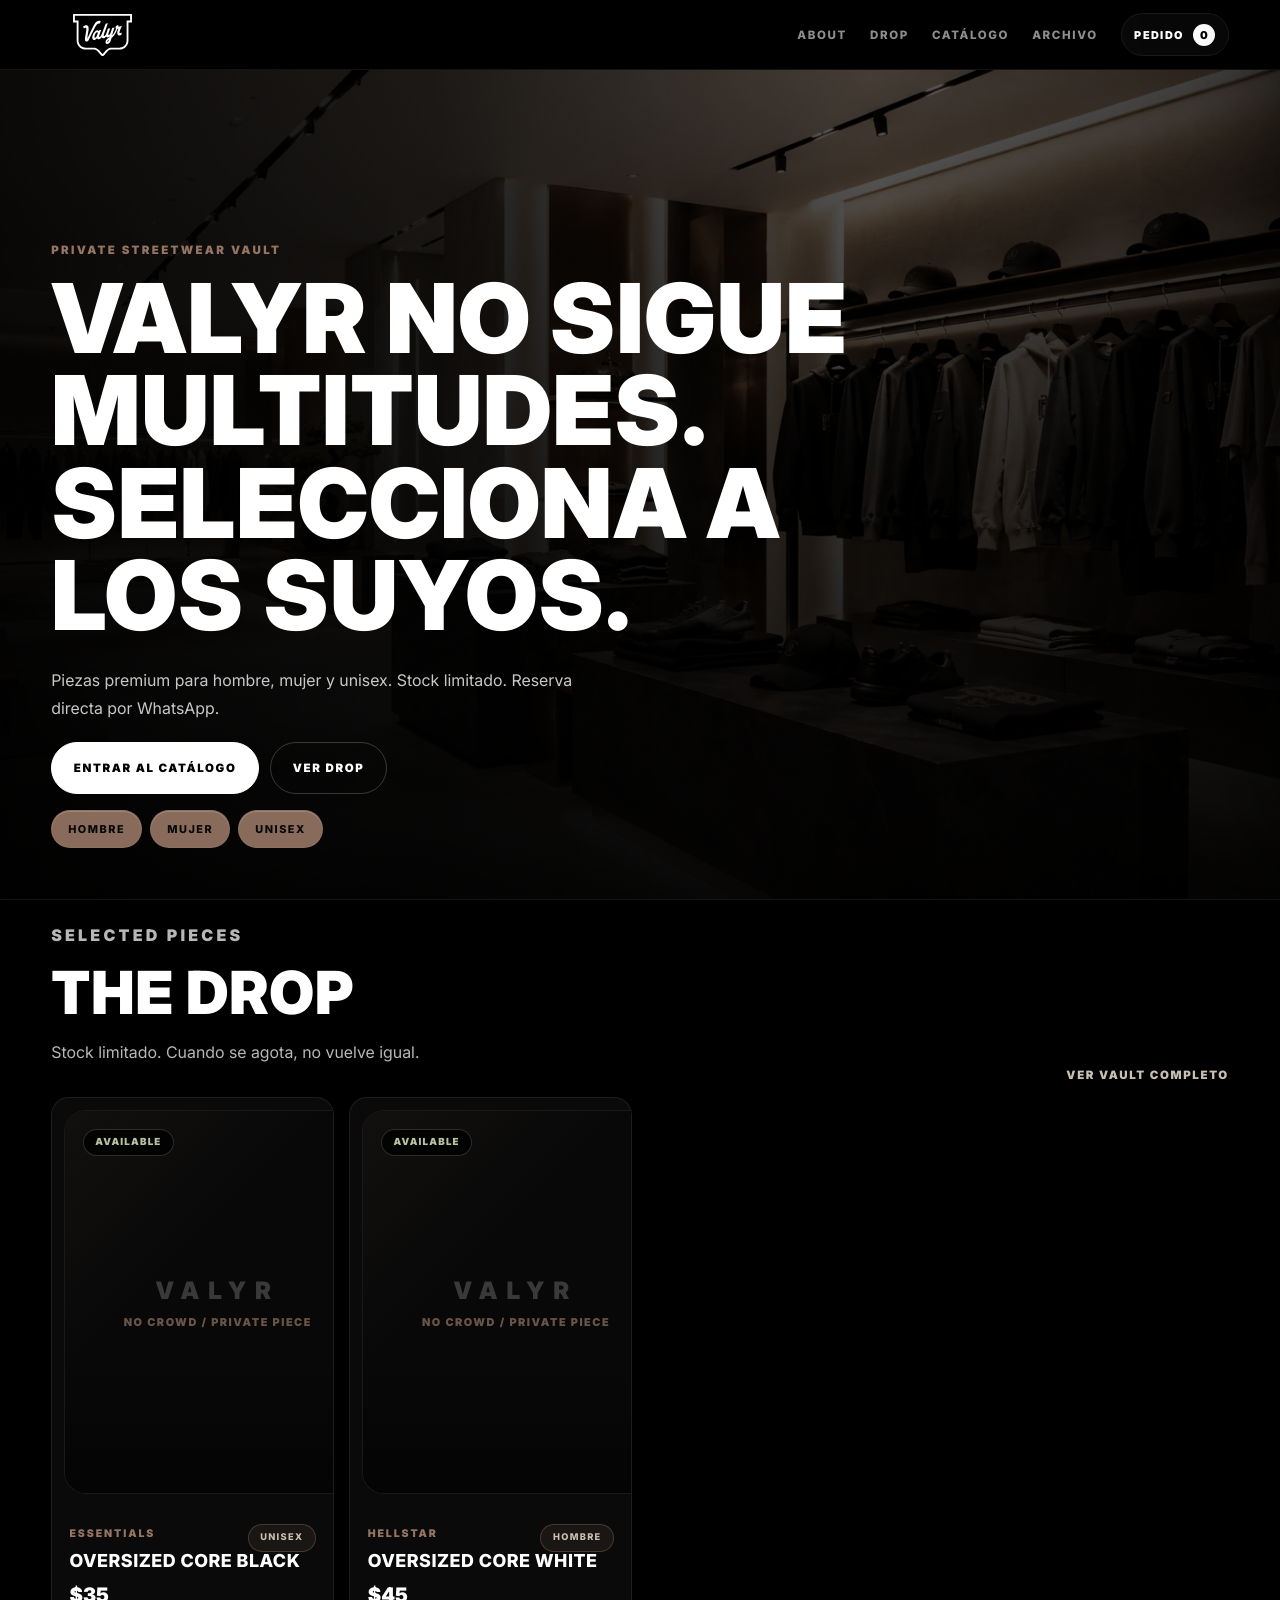
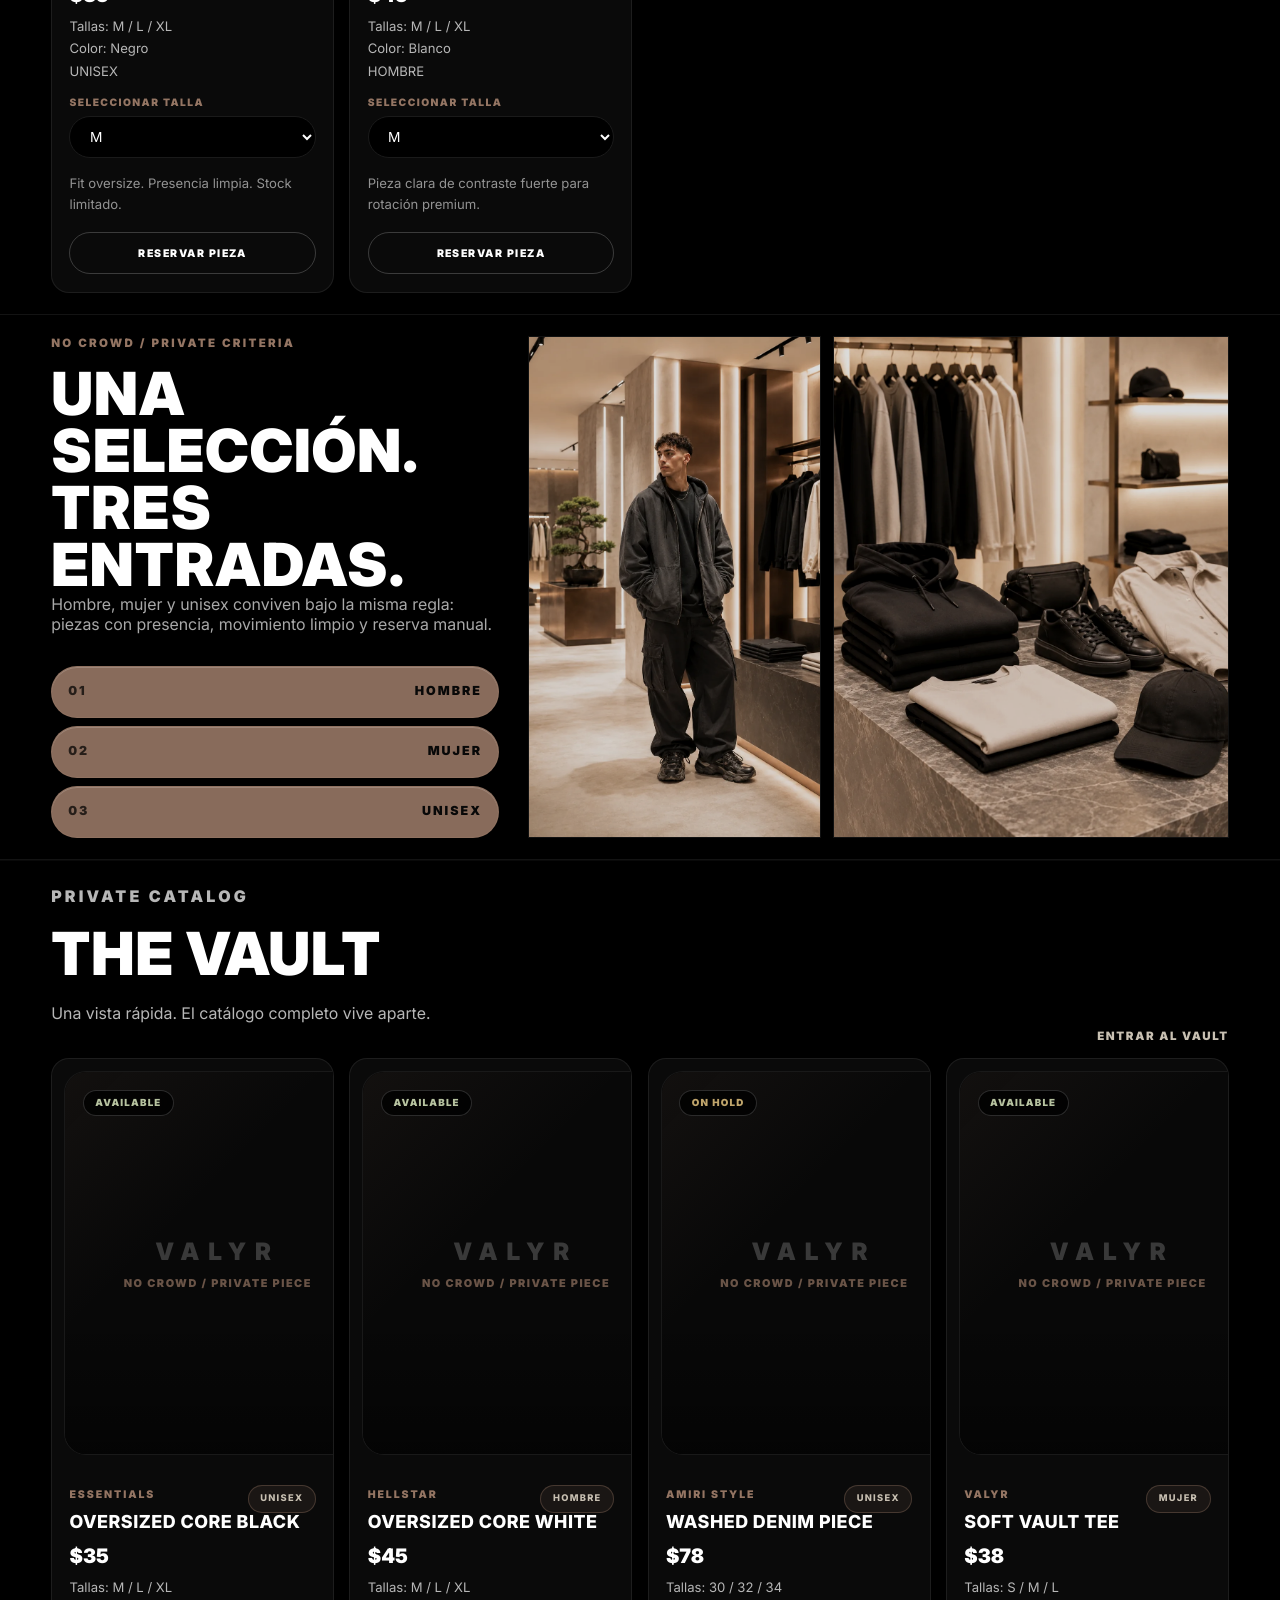
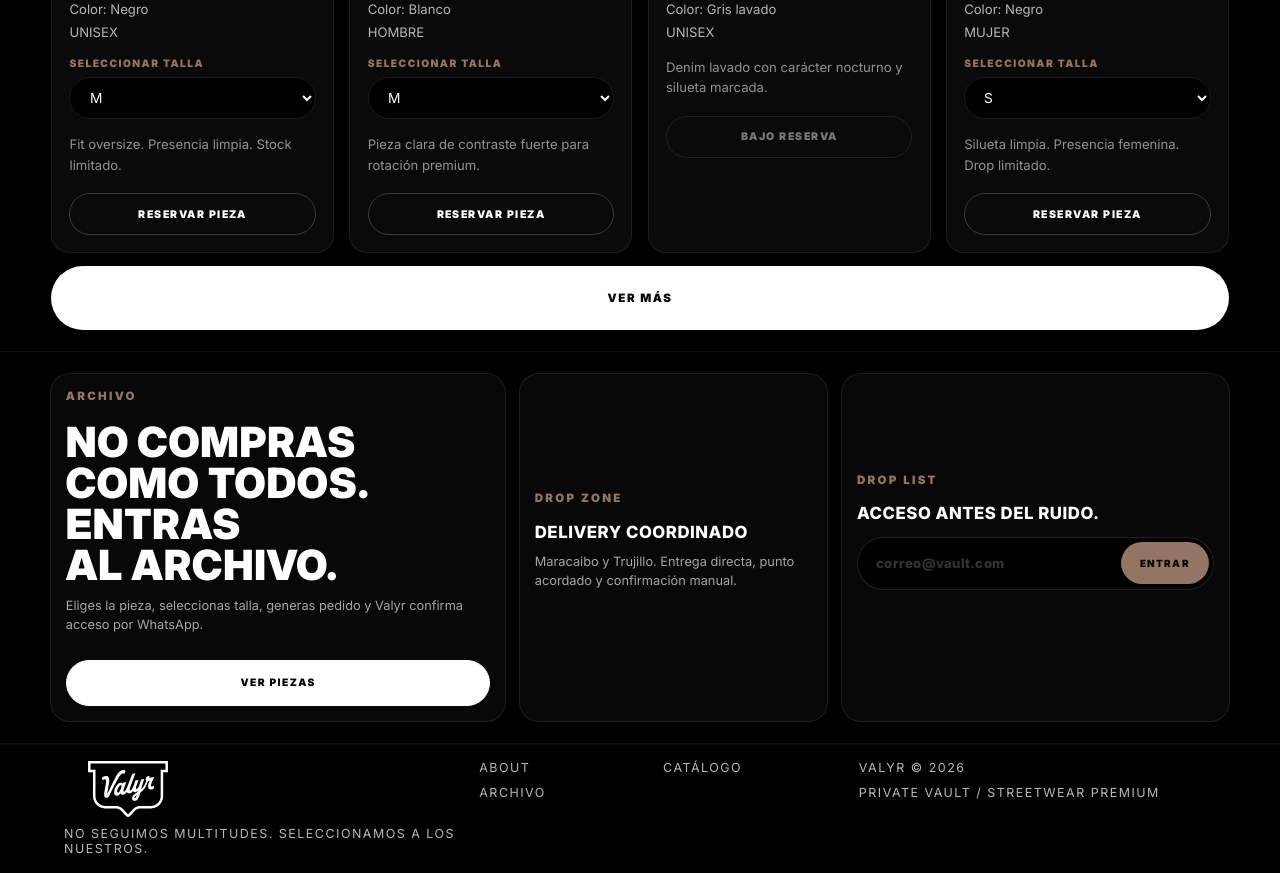
<file: index.html>
<!DOCTYPE html>
<html lang="es">
<head>
  <meta charset="UTF-8" />
  <meta name="viewport" content="width=device-width, initial-scale=1.0" />
  <title>Valyr — Catálogo Privado Streetwear</title>
  <meta name="description" content="Streetwear premium seleccionado para hombre, mujer y unisex. Drops limitados, piezas con presencia y reserva privada por WhatsApp." />
  <link rel="icon" href="favicon.ico" sizes="any">
<link rel="shortcut icon" href="favicon.ico">
<link rel="canonical" href="https://valyrco.github.io/">
<meta property="og:type" content="website">
<meta property="og:site_name" content="VALYR">
<meta property="og:title" content="Valyr — Catálogo Privado Streetwear">
<meta property="og:description" content="Streetwear premium seleccionado para hombre, mujer y unisex. Drops limitados, piezas con presencia y reserva privada por WhatsApp.">
<meta property="og:url" content="https://valyrco.github.io/">
<meta property="og:image" content="https://valyrco.github.io/og-image-valyr.webp">
<meta property="og:image:width" content="1200">
<meta property="og:image:height" content="630">
<meta property="og:image:alt" content="VALYR — catálogo privado de streetwear premium">
<meta name="twitter:card" content="summary_large_image">
<meta name="twitter:title" content="Valyr — Catálogo Privado Streetwear">
<meta name="twitter:description" content="Streetwear premium seleccionado para hombre, mujer y unisex. Drops limitados, piezas con presencia y reserva privada por WhatsApp.">
<meta name="twitter:image" content="https://valyrco.github.io/og-image-valyr.webp">
  <link rel="preconnect" href="https://fonts.googleapis.com">
  <link rel="preconnect" href="https://fonts.gstatic.com" crossorigin>
  <link href="https://fonts.googleapis.com/css2?family=Inter:wght@400;500;600;700;800;900&display=swap" rel="stylesheet">
  <link rel="stylesheet" href="style.css" />
</head>
<body data-page="home">

  <svg class="svg-sprite" aria-hidden="true" focusable="false">
    <symbol id="icon-v" viewBox="0 0 24 24"><path d="M3 4h4l5 12 5-12h4l-7.7 17h-2.6L3 4Z" fill="currentColor"/></symbol>
    <symbol id="icon-cross" viewBox="0 0 24 24"><path d="M10.7 3h2.6v7.7H21v2.6h-7.7V21h-2.6v-7.7H3v-2.6h7.7V3Z" fill="currentColor"/></symbol>
    <symbol id="icon-diamond" viewBox="0 0 24 24"><path d="M12 2 22 12 12 22 2 12 12 2Zm0 4.2L6.2 12l5.8 5.8 5.8-5.8L12 6.2Z" fill="currentColor"/></symbol>
    <symbol id="icon-lock" viewBox="0 0 24 24"><path d="M7 10V8a5 5 0 0 1 10 0v2h2v11H5V10h2Zm2 0h6V8a3 3 0 0 0-6 0v2Zm2 4v3h2v-3h-2Z" fill="currentColor"/></symbol>
    <symbol id="icon-arrow" viewBox="0 0 24 24"><path d="M4 11h11.2L10.6 6.4 12 5l7 7-7 7-1.4-1.4 4.6-4.6H4v-2Z" fill="currentColor"/></symbol>
    <symbol id="icon-mail" viewBox="0 0 24 24"><path d="M3 5h18v14H3V5Zm2 3.2V17h14V8.2l-7 5-7-5Zm.8-1.2 6.2 4.4L18.2 7H5.8Z" fill="currentColor"/></symbol>
    <symbol id="icon-whatsapp" viewBox="0 0 24 24"><path d="M12 3a8.7 8.7 0 0 0-7.4 13.2L3.5 21l4.9-1.1A8.7 8.7 0 1 0 12 3Zm0 2a6.7 6.7 0 0 1 0 13.4c-1.1 0-2.1-.25-3-.72l-.35-.17-2.35.52.52-2.25-.22-.37A6.7 6.7 0 0 1 12 5Zm-2.15 3.4c-.18 0-.47.06-.72.34-.25.27-.95.93-.95 2.25s.97 2.6 1.1 2.78c.14.18 1.88 3 4.65 4.05 2.3.9 2.77.72 3.27.67.5-.04 1.6-.65 1.82-1.28.23-.63.23-1.17.16-1.28-.07-.11-.25-.18-.53-.32l-1.55-.76c-.23-.1-.4-.16-.57.11-.18.27-.66.85-.81 1.03-.15.18-.3.2-.56.07-.27-.13-1.13-.42-2.15-1.33-.8-.71-1.34-1.58-1.49-1.85-.15-.27-.02-.42.12-.55.12-.12.27-.3.4-.45.13-.15.18-.25.27-.43.09-.18.04-.34-.02-.47l-.71-1.7c-.18-.43-.37-.88-.73-.89Z" fill="currentColor"/></symbol>
    <symbol id="icon-shipping" viewBox="0 0 24 24"><path d="M3 6h12v4h3l3 4v4h-2.2a3 3 0 0 1-5.6 0H9.8a3 3 0 0 1-5.6 0H3V6Zm2 2v8h.2a3 3 0 0 1 4.6 0H13V8H5Zm10 4v4h.2a3 3 0 0 1 4.6 0H19v-1.3L17 12h-2ZM7 19a1 1 0 1 0 0-2 1 1 0 0 0 0 2Zm9 0a1 1 0 1 0 0-2 1 1 0 0 0 0 2Z" fill="currentColor"/></symbol>
    <symbol id="icon-instagram" viewBox="0 0 24 24"><path d="M7 2h10a5 5 0 0 1 5 5v10a5 5 0 0 1-5 5H7a5 5 0 0 1-5-5V7a5 5 0 0 1 5-5Zm0 2a3 3 0 0 0-3 3v10a3 3 0 0 0 3 3h10a3 3 0 0 0 3-3V7a3 3 0 0 0-3-3H7Zm5 4a4 4 0 1 1 0 8 4 4 0 0 1 0-8Zm0 2a2 2 0 1 0 0 4 2 2 0 0 0 0-4Zm5.2-3.2a1 1 0 1 1 0 2 1 1 0 0 1 0-2Z" fill="currentColor"/></symbol>
    <symbol id="icon-tiktok" viewBox="0 0 24 24"><path d="M14 3h3a4.7 4.7 0 0 0 4 4.45v3.05a7.4 7.4 0 0 1-4-1.14v5.9A5.75 5.75 0 1 1 11.25 9.5h.95v3.1a2.6 2.6 0 1 0 1.8 2.48V3Z" fill="currentColor"/></symbol>
  </svg>

  <header class="site-header">
    <a class="brand logo-brand" href="#top" aria-label="Valyr inicio"><img src="logo-valyr.svg" alt="VALYR"></a>
    <nav class="nav" aria-label="Navegación principal">
      <a href="#about">About</a>
      <a href="#drop">Drop</a>
      <a href="catalogo.html">Catálogo</a>
      <a href="#checkout">Archivo</a>
      <button id="cartNavBtn" class="nav-cart-btn" type="button" data-cart-open>Pedido <span id="cartCountNav">0</span></button>
    </nav>
    <button class="mobile-cart-icon" type="button" data-cart-open aria-label="Abrir pedido de reserva">
      <span class="cart-glyph" aria-hidden="true"></span>
      <span class="mobile-cart-count" data-cart-count>0</span>
    </button>
    <button id="mobileMenuBtn" class="mobile-menu-btn" type="button" aria-label="Abrir menú" aria-controls="mobileMenu" aria-expanded="false">
      <span></span><span></span><span></span>
    </button>
  </header>

  <div id="mobileMenu" class="mobile-menu" aria-hidden="true">
    <div class="mobile-menu-backdrop" data-mobile-menu-close></div>
    <aside class="mobile-menu-panel" role="dialog" aria-modal="true" aria-label="Menú móvil Valyr">
      <div class="mobile-menu-head">
        <a class="mobile-menu-logo-link" href="index.html" aria-label="Volver al inicio Valyr"><img class="mobile-menu-logo" src="logo-valyr.svg" alt="VALYR"></a>
        <button class="mobile-menu-close" type="button" data-mobile-menu-close aria-label="Cerrar menú">×</button>
      </div>
      <nav class="mobile-menu-links" aria-label="Navegación móvil">
        <a href="index.html#about">About</a>
        <a href="index.html#drop">Drop</a>
        <a href="catalogo.html">Catálogo</a>
        <a href="catalogo.html?genero=HOMBRE">Hombre</a>
        <a href="catalogo.html?genero=MUJER">Mujer</a>
        <a href="catalogo.html?genero=UNISEX">Unisex</a>
        <a href="index.html#checkout">Archivo</a>
        <button class="mobile-menu-cart" type="button" data-cart-open>Pedido de reserva <span id="cartCountMobile">0</span></button>
      </nav>
      <div class="mobile-menu-socials" aria-label="Redes sociales Valyr">
        <a href="https://www.instagram.com/valyr.co" target="_blank" rel="noopener" aria-label="Instagram @valyr.co"><svg class="v-icon"><use href="#icon-instagram"></use></svg></a>
        <a href="https://www.tiktok.com/@valyr.co" target="_blank" rel="noopener" aria-label="TikTok valyr.co"><svg class="v-icon"><use href="#icon-tiktok"></use></svg></a>
        <a href="https://wa.me/584146460088" target="_blank" rel="noopener" aria-label="WhatsApp Valyr"><svg class="v-icon"><use href="#icon-whatsapp"></use></svg></a>
        <a href="mailto:valyrcompany@gmail.com" aria-label="Email Valyr"><svg class="v-icon"><use href="#icon-mail"></use></svg></a>
      </div>
    </aside>
  </div>

  <main id="top" class="home-premium">
    <section class="lux-hero section-pad section-flow" aria-label="VALYR hero">
      <img class="lux-hero-bg" src="valyr-showroom-wide.webp" alt="" aria-hidden="true" loading="eager" decoding="async">
      <div class="lux-hero-shade" aria-hidden="true"></div>
      <div class="lux-hero-content">
        <p class="eyebrow">PRIVATE STREETWEAR VAULT</p>
        <h1>Valyr no sigue multitudes.<br>Selecciona a los suyos.</h1>
        <p class="hero-text">Piezas premium para hombre, mujer y unisex. Stock limitado. Reserva directa por WhatsApp.</p>
        <div class="hero-actions">
          <a class="btn btn-primary" href="catalogo.html">ENTRAR AL CATÁLOGO</a>
          <a class="btn btn-ghost" href="#drop">VER DROP</a>
        </div>
        <div class="audience-entry" aria-label="Selección por género">
          <a href="catalogo.html?genero=HOMBRE">HOMBRE</a>
          <a href="catalogo.html?genero=MUJER">MUJER</a>
          <a href="catalogo.html?genero=UNISEX">UNISEX</a>
        </div>
      </div>
    </section>

    <section id="drop" class="compact-section section-pad section-flow">
      <div class="section-head row-head compact-head">
        <div>
          <p class="eyebrow">SELECTED PIECES</p>
          <h2>THE DROP</h2>
          <p>Stock limitado. Cuando se agota, no vuelve igual.</p>
        </div>
        <a class="text-link desktop-only" href="catalogo.html">Ver vault completo</a>
      </div>
      <div id="dropGrid" class="product-grid featured-grid home-drop-grid"></div>
      <div class="drop-vault-row mobile-and-tablet">
        <a class="btn btn-primary vault-more-btn drop-vault-btn" href="catalogo.html">VER VAULT COMPLETO</a>
      </div>
    </section>

    <section id="about" class="brand-strip section-pad section-flow">
      <div class="brand-strip-copy">
        <p class="eyebrow">NO CROWD / PRIVATE CRITERIA</p>
        <h2>Una selección. Tres entradas.</h2>
        <p>Hombre, mujer y unisex conviven bajo la misma regla: piezas con presencia, movimiento limpio y reserva manual.</p>
        <div class="gender-gates" aria-label="Entradas de catálogo">
          <a href="catalogo.html?genero=HOMBRE"><span>01</span>Hombre</a>
          <a href="catalogo.html?genero=MUJER"><span>02</span>Mujer</a>
          <a href="catalogo.html?genero=UNISEX"><span>03</span>Unisex</a>
        </div>
      </div>
      <div class="brand-strip-media" aria-hidden="true">
        <img src="valyr-model-showroom.webp" alt="" loading="lazy">
        <img src="valyr-product-display.webp" alt="" loading="lazy">
      </div>
    </section>

    <section id="vault" class="compact-section section-pad section-flow vault-preview">
      <div class="section-head row-head compact-head">
        <div>
          <p class="eyebrow">PRIVATE CATALOG</p>
          <h2>THE VAULT</h2>
          <p>Una vista rápida. El catálogo completo vive aparte.</p>
        </div>
        <a class="text-link desktop-only" href="catalogo.html">Entrar al vault</a>
      </div>
      <div id="productGrid" class="product-grid catalog-preview-grid"></div>
      <div class="vault-more-row">
        <a class="btn btn-primary vault-more-btn" href="catalogo.html">VER MÁS</a>
      </div>
      <div id="emptyState" class="empty-state" hidden>No hay piezas disponibles en esta categoría.</div>
    </section>

    <section id="checkout" class="reserve-contact section-pad section-flow">
      <div class="reserve-contact-grid">
        <article class="reserve-card main-reserve">
          <p class="eyebrow">ARCHIVO</p>
          <h2>No compras como todos. Entras al archivo.</h2>
          <p>Eliges la pieza, seleccionas talla, generas pedido y Valyr confirma acceso por WhatsApp.</p>
          <a class="btn btn-primary" href="catalogo.html">VER PIEZAS</a>
        </article>
        <article class="reserve-card">
          <p class="eyebrow">DROP ZONE</p>
          <h3>Delivery coordinado</h3>
          <p>Maracaibo y Trujillo. Entrega directa, punto acordado y confirmación manual.</p>
        </article>
        <span id="newsletter" class="anchor-mark" aria-hidden="true"></span>
        <form id="newsletterForm" class="reserve-card drop-list-card">
          <p class="eyebrow">DROP LIST</p>
          <h3>Acceso antes del ruido.</h3>
          <div class="email-gate clean-email-gate">
            <input id="newsletterEmail" name="email" type="email" placeholder="correo@vault.com" autocomplete="email" required>
            <button class="gate-submit" type="submit">ENTRAR</button>
          </div>
          <p id="newsletterStatus" class="form-status" aria-live="polite"></p>
        </form>
      </div>
    </section>
  </main>

  <a id="mainWhatsapp" class="sr-only" href="#" target="_blank" rel="noopener">WhatsApp</a>

  <aside id="cartDrawer" class="cart-drawer" aria-hidden="true">
    <div class="cart-panel">
      <div class="cart-head">
        <div>
          <p class="eyebrow">PRIVATE ORDER</p>
          <h3>Tu pedido</h3>
        </div>
        <button id="cartClose" class="cart-close" type="button" aria-label="Cerrar pedido">×</button>
      </div>

      <div id="cartItems" class="cart-items"></div>
      <div id="cartEmpty" class="cart-empty">Todavía no agregaste piezas al pedido.</div>

      <div class="cart-summary">
        <div>
          <span>Total estimado</span>
          <strong id="cartTotal">$0</strong>
        </div>
        <p>La disponibilidad final se confirma por WhatsApp.</p>
      </div>

      <div class="cart-actions">
        <button id="cartClear" class="btn btn-ghost" type="button">VACIAR PEDIDO</button>
        <a id="cartWhatsapp" class="btn btn-primary disabled" href="#" target="_blank" rel="noopener">GENERAR PEDIDO</a>
      </div>
    </div>
  </aside>

  <footer class="footer">
    <div class="footer-brand">
      <img class="footer-logo" src="logo-valyr.svg" alt="VALYR">
      <span>No seguimos multitudes. Seleccionamos a los nuestros.</span>
    </div>
    <div class="footer-links">
      <a href="index.html#about">About</a>
      <a href="catalogo.html">Catálogo</a>
      <a href="index.html#checkout">Archivo</a>
    </div>
    <div class="footer-meta">
      <span>VALYR © <span id="year"></span></span>
      <span>Private vault / Streetwear premium</span>
    </div>
  </footer>

  <script src="app.js"></script>
</body>
</html>
</file>
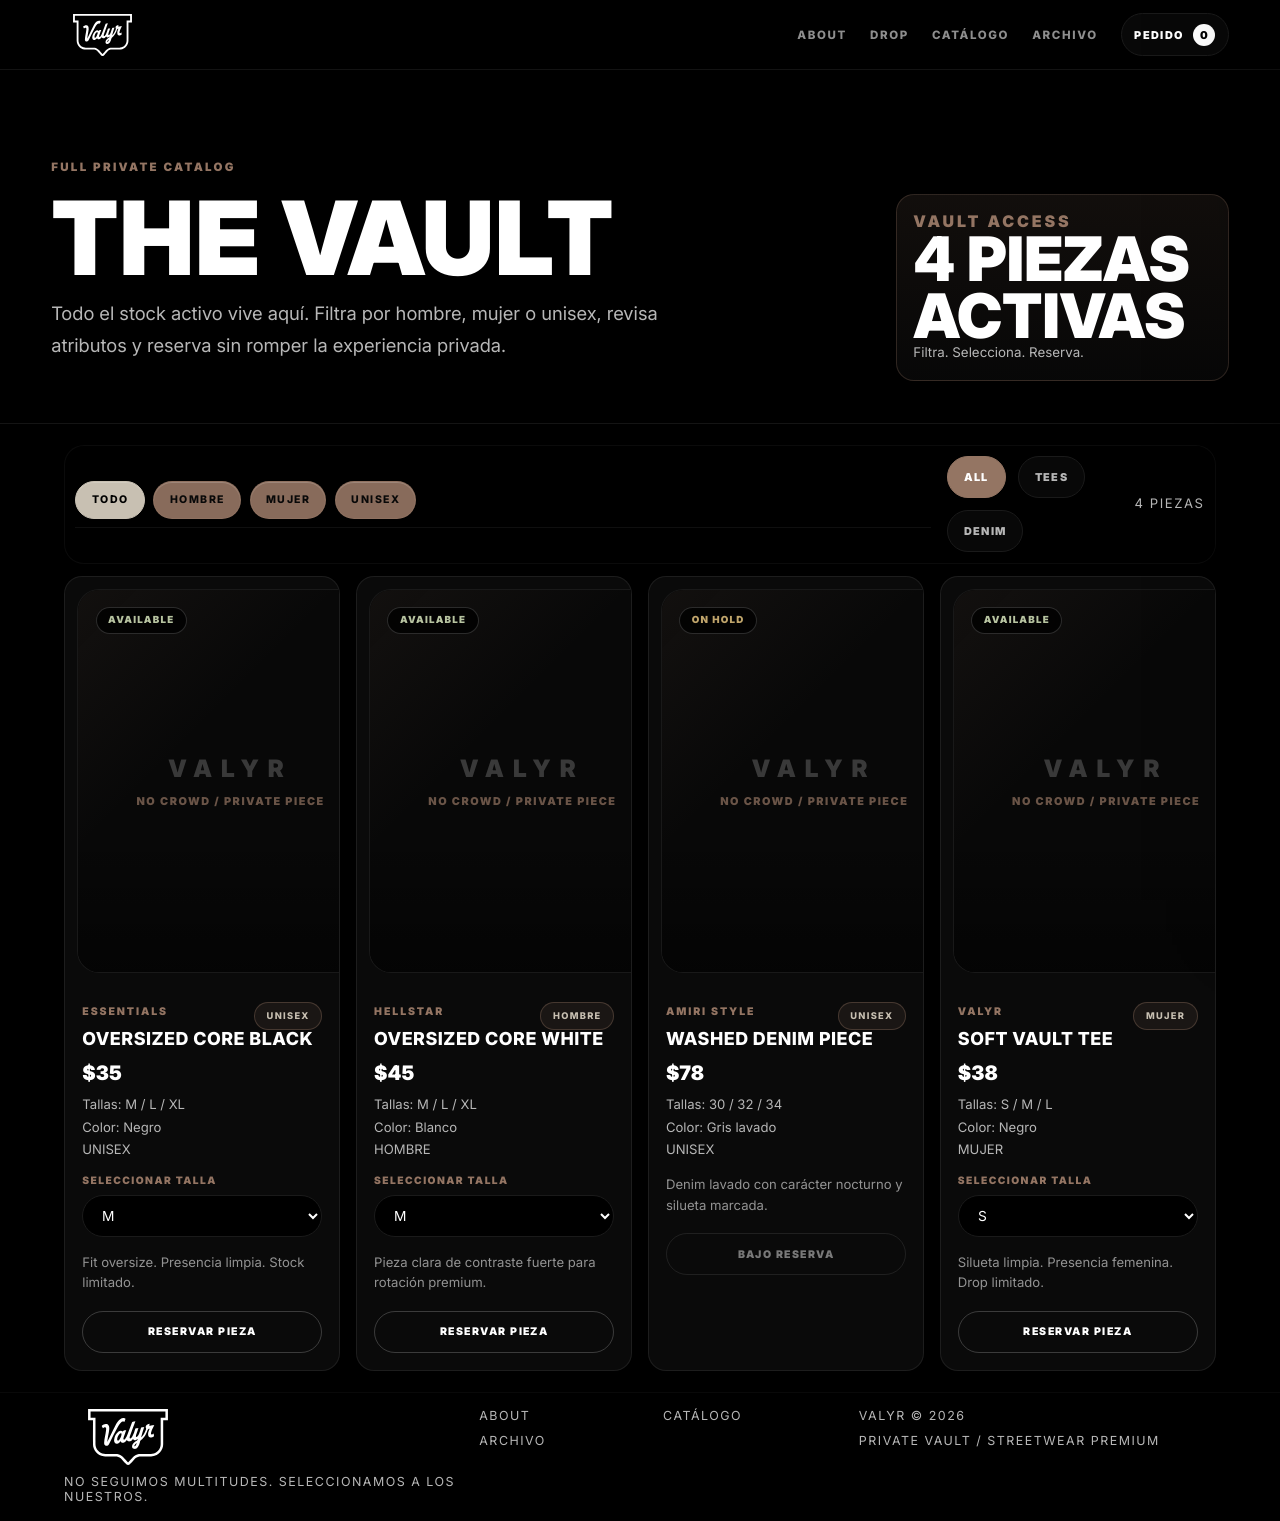
<file: catalogo.html>
<!DOCTYPE html>
<html lang="es">
<head>
  <meta charset="UTF-8" />
  <meta name="viewport" content="width=device-width, initial-scale=1.0" />
  <title>Valyr — The Vault</title>
  <meta name="description" content="Catálogo privado de streetwear premium: hombre, mujer y unisex. Filtra piezas, revisa tallas y reserva por WhatsApp." />
  <link rel="icon" href="favicon.ico" sizes="any">
<link rel="shortcut icon" href="favicon.ico">
<link rel="canonical" href="https://valyrco.github.io/catalogo.html">
<meta property="og:type" content="website">
<meta property="og:site_name" content="VALYR">
<meta property="og:title" content="Valyr — The Vault">
<meta property="og:description" content="Catálogo privado de streetwear premium: hombre, mujer y unisex. Filtra piezas, revisa tallas y reserva por WhatsApp.">
<meta property="og:url" content="https://valyrco.github.io/catalogo.html">
<meta property="og:image" content="https://valyrco.github.io/og-image-valyr.webp">
<meta property="og:image:width" content="1200">
<meta property="og:image:height" content="630">
<meta property="og:image:alt" content="VALYR — catálogo privado de streetwear premium">
<meta name="twitter:card" content="summary_large_image">
<meta name="twitter:title" content="Valyr — The Vault">
<meta name="twitter:description" content="Catálogo privado de streetwear premium: hombre, mujer y unisex. Filtra piezas, revisa tallas y reserva por WhatsApp.">
<meta name="twitter:image" content="https://valyrco.github.io/og-image-valyr.webp">
  <link rel="preconnect" href="https://fonts.googleapis.com">
  <link rel="preconnect" href="https://fonts.gstatic.com" crossorigin>
  <link href="https://fonts.googleapis.com/css2?family=Inter:wght@400;500;600;700;800;900&display=swap" rel="stylesheet">
  <link rel="stylesheet" href="style.css" />
</head>
<body data-page="catalog">

  <svg class="svg-sprite" aria-hidden="true" focusable="false">
    <symbol id="icon-v" viewBox="0 0 24 24"><path d="M3 4h4l5 12 5-12h4l-7.7 17h-2.6L3 4Z" fill="currentColor"/></symbol>
    <symbol id="icon-cross" viewBox="0 0 24 24"><path d="M10.7 3h2.6v7.7H21v2.6h-7.7V21h-2.6v-7.7H3v-2.6h7.7V3Z" fill="currentColor"/></symbol>
    <symbol id="icon-diamond" viewBox="0 0 24 24"><path d="M12 2 22 12 12 22 2 12 12 2Zm0 4.2L6.2 12l5.8 5.8 5.8-5.8L12 6.2Z" fill="currentColor"/></symbol>
    <symbol id="icon-lock" viewBox="0 0 24 24"><path d="M7 10V8a5 5 0 0 1 10 0v2h2v11H5V10h2Zm2 0h6V8a3 3 0 0 0-6 0v2Zm2 4v3h2v-3h-2Z" fill="currentColor"/></symbol>
    <symbol id="icon-arrow" viewBox="0 0 24 24"><path d="M4 11h11.2L10.6 6.4 12 5l7 7-7 7-1.4-1.4 4.6-4.6H4v-2Z" fill="currentColor"/></symbol>
    <symbol id="icon-mail" viewBox="0 0 24 24"><path d="M3 5h18v14H3V5Zm2 3.2V17h14V8.2l-7 5-7-5Zm.8-1.2 6.2 4.4L18.2 7H5.8Z" fill="currentColor"/></symbol>
    <symbol id="icon-whatsapp" viewBox="0 0 24 24"><path d="M12 3a8.7 8.7 0 0 0-7.4 13.2L3.5 21l4.9-1.1A8.7 8.7 0 1 0 12 3Zm0 2a6.7 6.7 0 0 1 0 13.4c-1.1 0-2.1-.25-3-.72l-.35-.17-2.35.52.52-2.25-.22-.37A6.7 6.7 0 0 1 12 5Zm-2.15 3.4c-.18 0-.47.06-.72.34-.25.27-.95.93-.95 2.25s.97 2.6 1.1 2.78c.14.18 1.88 3 4.65 4.05 2.3.9 2.77.72 3.27.67.5-.04 1.6-.65 1.82-1.28.23-.63.23-1.17.16-1.28-.07-.11-.25-.18-.53-.32l-1.55-.76c-.23-.1-.4-.16-.57.11-.18.27-.66.85-.81 1.03-.15.18-.3.2-.56.07-.27-.13-1.13-.42-2.15-1.33-.8-.71-1.34-1.58-1.49-1.85-.15-.27-.02-.42.12-.55.12-.12.27-.3.4-.45.13-.15.18-.25.27-.43.09-.18.04-.34-.02-.47l-.71-1.7c-.18-.43-.37-.88-.73-.89Z" fill="currentColor"/></symbol>
    <symbol id="icon-shipping" viewBox="0 0 24 24"><path d="M3 6h12v4h3l3 4v4h-2.2a3 3 0 0 1-5.6 0H9.8a3 3 0 0 1-5.6 0H3V6Zm2 2v8h.2a3 3 0 0 1 4.6 0H13V8H5Zm10 4v4h.2a3 3 0 0 1 4.6 0H19v-1.3L17 12h-2ZM7 19a1 1 0 1 0 0-2 1 1 0 0 0 0 2Zm9 0a1 1 0 1 0 0-2 1 1 0 0 0 0 2Z" fill="currentColor"/></symbol>
    <symbol id="icon-instagram" viewBox="0 0 24 24"><path d="M7 2h10a5 5 0 0 1 5 5v10a5 5 0 0 1-5 5H7a5 5 0 0 1-5-5V7a5 5 0 0 1 5-5Zm0 2a3 3 0 0 0-3 3v10a3 3 0 0 0 3 3h10a3 3 0 0 0 3-3V7a3 3 0 0 0-3-3H7Zm5 4a4 4 0 1 1 0 8 4 4 0 0 1 0-8Zm0 2a2 2 0 1 0 0 4 2 2 0 0 0 0-4Zm5.2-3.2a1 1 0 1 1 0 2 1 1 0 0 1 0-2Z" fill="currentColor"/></symbol>
    <symbol id="icon-tiktok" viewBox="0 0 24 24"><path d="M14 3h3a4.7 4.7 0 0 0 4 4.45v3.05a7.4 7.4 0 0 1-4-1.14v5.9A5.75 5.75 0 1 1 11.25 9.5h.95v3.1a2.6 2.6 0 1 0 1.8 2.48V3Z" fill="currentColor"/></symbol>
  </svg>

  <header class="site-header">
    <a class="brand logo-brand" href="index.html" aria-label="Volver a Valyr"><img src="logo-valyr.svg" alt="VALYR"></a>
    <nav class="nav" aria-label="Navegación principal">
      <a href="index.html#about">About</a>
      <a href="index.html#drop">Drop</a>
      <a href="#vault">Catálogo</a>
      <a href="index.html#checkout">Archivo</a>
      <button id="cartNavBtn" class="nav-cart-btn" type="button" data-cart-open>Pedido <span id="cartCountNav">0</span></button>
    </nav>
    <button class="mobile-cart-icon" type="button" data-cart-open aria-label="Abrir pedido de reserva">
      <span class="cart-glyph" aria-hidden="true"></span>
      <span class="mobile-cart-count" data-cart-count>0</span>
    </button>
    <button id="mobileMenuBtn" class="mobile-menu-btn" type="button" aria-label="Abrir menú" aria-controls="mobileMenu" aria-expanded="false">
      <span></span><span></span><span></span>
    </button>
  </header>

  <div id="mobileMenu" class="mobile-menu" aria-hidden="true">
    <div class="mobile-menu-backdrop" data-mobile-menu-close></div>
    <aside class="mobile-menu-panel" role="dialog" aria-modal="true" aria-label="Menú móvil Valyr">
      <div class="mobile-menu-head">
        <a class="mobile-menu-logo-link" href="index.html" aria-label="Volver al inicio Valyr"><img class="mobile-menu-logo" src="logo-valyr.svg" alt="VALYR"></a>
        <button class="mobile-menu-close" type="button" data-mobile-menu-close aria-label="Cerrar menú">×</button>
      </div>
      <nav class="mobile-menu-links" aria-label="Navegación móvil">
        <a href="index.html#about">About</a>
        <a href="index.html#drop">Drop</a>
        <a href="catalogo.html">Catálogo</a>
        <a href="catalogo.html?genero=HOMBRE">Hombre</a>
        <a href="catalogo.html?genero=MUJER">Mujer</a>
        <a href="catalogo.html?genero=UNISEX">Unisex</a>
        <a href="index.html#checkout">Archivo</a>
            <button class="mobile-menu-cart" type="button" data-cart-open>Pedido de reserva <span id="cartCountMobile">0</span></button>
      </nav>
      <div class="mobile-menu-socials" aria-label="Redes sociales Valyr">
        <a href="https://www.instagram.com/valyr.co" target="_blank" rel="noopener" aria-label="Instagram @valyr.co"><svg class="v-icon"><use href="#icon-instagram"></use></svg></a>
        <a href="https://www.tiktok.com/@valyr.co" target="_blank" rel="noopener" aria-label="TikTok valyr.co"><svg class="v-icon"><use href="#icon-tiktok"></use></svg></a>
        <a href="https://wa.me/584146460088" target="_blank" rel="noopener" aria-label="WhatsApp Valyr"><svg class="v-icon"><use href="#icon-whatsapp"></use></svg></a>
        <a href="mailto:valyrcompany@gmail.com" aria-label="Email Valyr"><svg class="v-icon"><use href="#icon-mail"></use></svg></a>
      </div>
    </aside>
  </div>

  <main id="top" class="catalog-page">
    <section class="catalog-hero section-pad section-flow">
      <div>
        <p class="eyebrow">FULL PRIVATE CATALOG</p>
        <h1>THE VAULT</h1>
        <p class="hero-text">Todo el stock activo vive aquí. Filtra por hombre, mujer o unisex, revisa atributos y reserva sin romper la experiencia privada.</p>
      </div>
      <div class="catalog-access-card">
        <span>VAULT ACCESS</span>
        <strong id="vaultTotal">Cargando piezas...</strong>
        <small>Filtra. Selecciona. Reserva.</small>
      </div>
    </section>

    <section id="vault" class="section-pad section-flow vault-section full-vault">
      <div class="catalog-toolbar sticky-toolbar">
        <div id="audienceBar" class="audience-filter-bar" aria-label="Filtrar por género"></div>
        <div id="filterBar" class="filter-bar"></div>
        <p id="productCount" class="product-count">Cargando piezas...</p>
      </div>
      <div id="productGrid" class="product-grid catalog-grid"></div>
      <div id="emptyState" class="empty-state" hidden>No hay piezas disponibles en esta categoría.</div>
    </section>
  </main>

  <a id="mainWhatsapp" class="sr-only" href="#" target="_blank" rel="noopener">WhatsApp</a>

  <aside id="cartDrawer" class="cart-drawer" aria-hidden="true">
    <div class="cart-panel">
      <div class="cart-head">
        <div>
          <p class="eyebrow">PRIVATE ORDER</p>
          <h3>Tu pedido</h3>
        </div>
        <button id="cartClose" class="cart-close" type="button" aria-label="Cerrar pedido">×</button>
      </div>

      <div id="cartItems" class="cart-items"></div>
      <div id="cartEmpty" class="cart-empty">Todavía no agregaste piezas al pedido.</div>

      <div class="cart-summary">
        <div>
          <span>Total estimado</span>
          <strong id="cartTotal">$0</strong>
        </div>
        <p>La disponibilidad final se confirma por WhatsApp.</p>
      </div>

      <div class="cart-actions">
        <button id="cartClear" class="btn btn-ghost" type="button">VACIAR PEDIDO</button>
        <a id="cartWhatsapp" class="btn btn-primary disabled" href="#" target="_blank" rel="noopener">GENERAR PEDIDO</a>
      </div>
    </div>
  </aside>

  <footer class="footer">
    <div class="footer-brand">
      <img class="footer-logo" src="logo-valyr.svg" alt="VALYR">
      <span>No seguimos multitudes. Seleccionamos a los nuestros.</span>
    </div>
    <div class="footer-links">
      <a href="index.html#about">About</a>
      <a href="catalogo.html">Catálogo</a>
      <a href="index.html#checkout">Archivo</a>
    </div>
    <div class="footer-meta">
      <span>VALYR © <span id="year"></span></span>
      <span>Private vault / Streetwear premium</span>
    </div>
  </footer>

  <script src="app.js"></script>
</body>
</html>
</file>
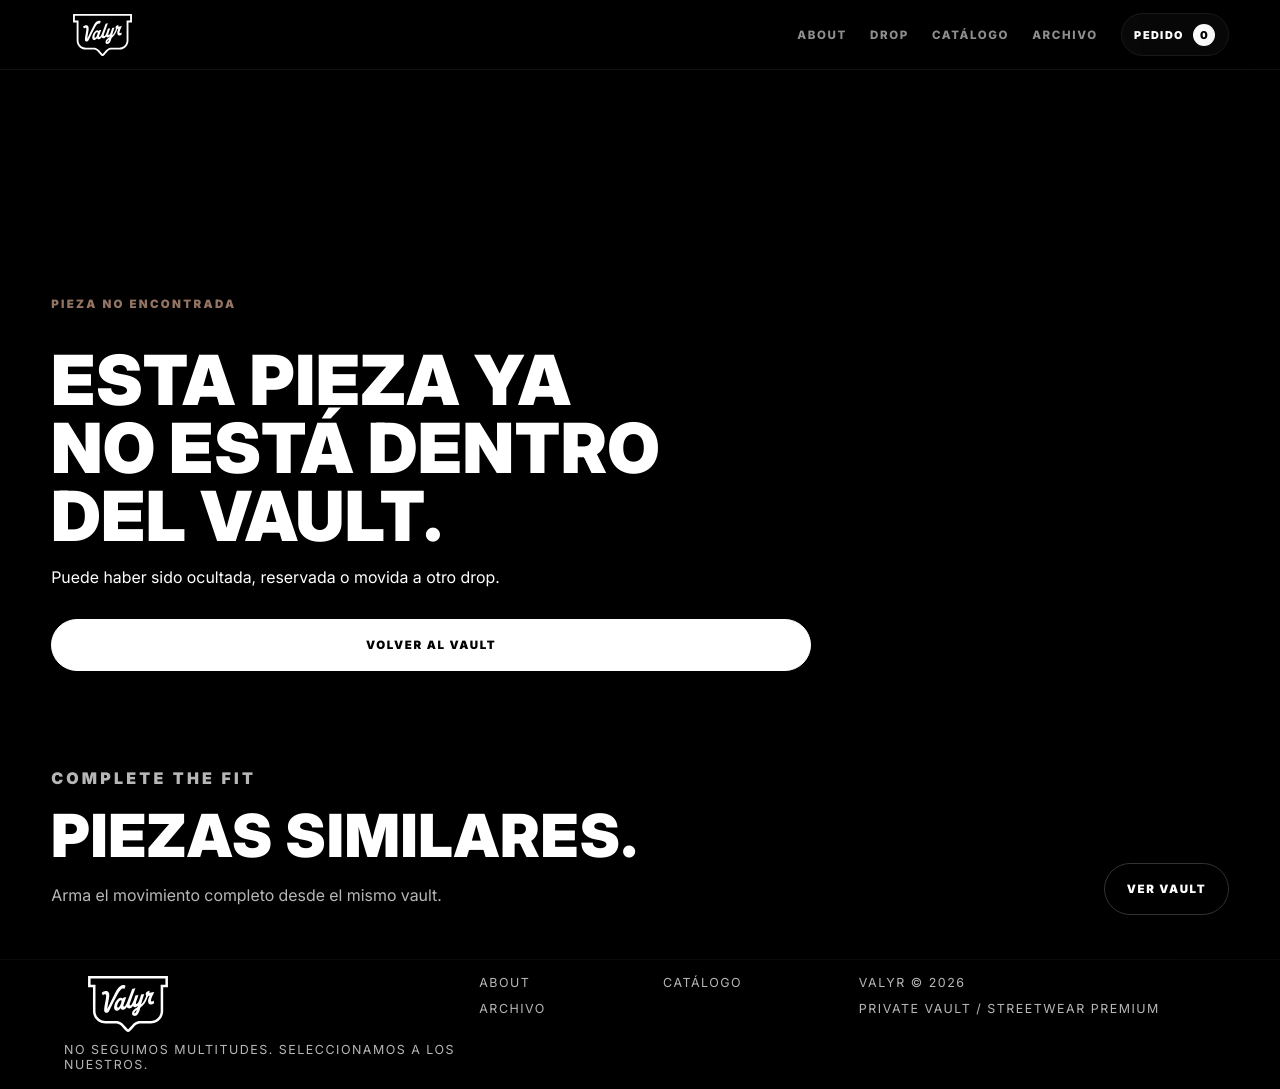
<file: producto.html>
<!DOCTYPE html>
<html lang="es">
<head>
  <meta charset="UTF-8" />
  <meta name="viewport" content="width=device-width, initial-scale=1.0" />
  <title>Valyr — Detalle de pieza</title>
  <meta name="description" content="Detalle privado de pieza VALYR: imágenes, atributos, precio, tallas disponibles y reserva directa por WhatsApp." />
  <link rel="icon" href="favicon.ico" sizes="any">
<link rel="shortcut icon" href="favicon.ico">
<link rel="canonical" href="https://valyrco.github.io/producto.html">
<meta property="og:type" content="website">
<meta property="og:site_name" content="VALYR">
<meta property="og:title" content="Valyr — Detalle de pieza">
<meta property="og:description" content="Detalle privado de pieza VALYR: imágenes, atributos, precio, tallas disponibles y reserva directa por WhatsApp.">
<meta property="og:url" content="https://valyrco.github.io/producto.html">
<meta property="og:image" content="https://valyrco.github.io/og-image-valyr.webp">
<meta property="og:image:width" content="1200">
<meta property="og:image:height" content="630">
<meta property="og:image:alt" content="VALYR — catálogo privado de streetwear premium">
<meta name="twitter:card" content="summary_large_image">
<meta name="twitter:title" content="Valyr — Detalle de pieza">
<meta name="twitter:description" content="Detalle privado de pieza VALYR: imágenes, atributos, precio, tallas disponibles y reserva directa por WhatsApp.">
<meta name="twitter:image" content="https://valyrco.github.io/og-image-valyr.webp">
  <link rel="preconnect" href="https://fonts.googleapis.com">
  <link rel="preconnect" href="https://fonts.gstatic.com" crossorigin>
  <link href="https://fonts.googleapis.com/css2?family=Inter:wght@400;500;600;700;800;900&display=swap" rel="stylesheet">
  <link rel="stylesheet" href="style.css" />
</head>
<body data-page="detail">

  <svg class="svg-sprite" aria-hidden="true" focusable="false">
    <symbol id="icon-v" viewBox="0 0 24 24"><path d="M3 4h4l5 12 5-12h4l-7.7 17h-2.6L3 4Z" fill="currentColor"/></symbol>
    <symbol id="icon-cross" viewBox="0 0 24 24"><path d="M10.7 3h2.6v7.7H21v2.6h-7.7V21h-2.6v-7.7H3v-2.6h7.7V3Z" fill="currentColor"/></symbol>
    <symbol id="icon-diamond" viewBox="0 0 24 24"><path d="M12 2 22 12 12 22 2 12 12 2Zm0 4.2L6.2 12l5.8 5.8 5.8-5.8L12 6.2Z" fill="currentColor"/></symbol>
    <symbol id="icon-lock" viewBox="0 0 24 24"><path d="M7 10V8a5 5 0 0 1 10 0v2h2v11H5V10h2Zm2 0h6V8a3 3 0 0 0-6 0v2Zm2 4v3h2v-3h-2Z" fill="currentColor"/></symbol>
    <symbol id="icon-arrow" viewBox="0 0 24 24"><path d="M4 11h11.2L10.6 6.4 12 5l7 7-7 7-1.4-1.4 4.6-4.6H4v-2Z" fill="currentColor"/></symbol>
    <symbol id="icon-mail" viewBox="0 0 24 24"><path d="M3 5h18v14H3V5Zm2 3.2V17h14V8.2l-7 5-7-5Zm.8-1.2 6.2 4.4L18.2 7H5.8Z" fill="currentColor"/></symbol>
    <symbol id="icon-whatsapp" viewBox="0 0 24 24"><path d="M12 3a8.7 8.7 0 0 0-7.4 13.2L3.5 21l4.9-1.1A8.7 8.7 0 1 0 12 3Zm0 2a6.7 6.7 0 0 1 0 13.4c-1.1 0-2.1-.25-3-.72l-.35-.17-2.35.52.52-2.25-.22-.37A6.7 6.7 0 0 1 12 5Zm-2.15 3.4c-.18 0-.47.06-.72.34-.25.27-.95.93-.95 2.25s.97 2.6 1.1 2.78c.14.18 1.88 3 4.65 4.05 2.3.9 2.77.72 3.27.67.5-.04 1.6-.65 1.82-1.28.23-.63.23-1.17.16-1.28-.07-.11-.25-.18-.53-.32l-1.55-.76c-.23-.1-.4-.16-.57.11-.18.27-.66.85-.81 1.03-.15.18-.3.2-.56.07-.27-.13-1.13-.42-2.15-1.33-.8-.71-1.34-1.58-1.49-1.85-.15-.27-.02-.42.12-.55.12-.12.27-.3.4-.45.13-.15.18-.25.27-.43.09-.18.04-.34-.02-.47l-.71-1.7c-.18-.43-.37-.88-.73-.89Z" fill="currentColor"/></symbol>
    <symbol id="icon-shipping" viewBox="0 0 24 24"><path d="M3 6h12v4h3l3 4v4h-2.2a3 3 0 0 1-5.6 0H9.8a3 3 0 0 1-5.6 0H3V6Zm2 2v8h.2a3 3 0 0 1 4.6 0H13V8H5Zm10 4v4h.2a3 3 0 0 1 4.6 0H19v-1.3L17 12h-2ZM7 19a1 1 0 1 0 0-2 1 1 0 0 0 0 2Zm9 0a1 1 0 1 0 0-2 1 1 0 0 0 0 2Z" fill="currentColor"/></symbol>
    <symbol id="icon-instagram" viewBox="0 0 24 24"><path d="M7 2h10a5 5 0 0 1 5 5v10a5 5 0 0 1-5 5H7a5 5 0 0 1-5-5V7a5 5 0 0 1 5-5Zm0 2a3 3 0 0 0-3 3v10a3 3 0 0 0 3 3h10a3 3 0 0 0 3-3V7a3 3 0 0 0-3-3H7Zm5 4a4 4 0 1 1 0 8 4 4 0 0 1 0-8Zm0 2a2 2 0 1 0 0 4 2 2 0 0 0 0-4Zm5.2-3.2a1 1 0 1 1 0 2 1 1 0 0 1 0-2Z" fill="currentColor"/></symbol>
    <symbol id="icon-tiktok" viewBox="0 0 24 24"><path d="M14 3h3a4.7 4.7 0 0 0 4 4.45v3.05a7.4 7.4 0 0 1-4-1.14v5.9A5.75 5.75 0 1 1 11.25 9.5h.95v3.1a2.6 2.6 0 1 0 1.8 2.48V3Z" fill="currentColor"/></symbol>
  </svg>

  <header class="site-header">
    <a class="brand logo-brand" href="index.html" aria-label="Volver a Valyr"><img src="logo-valyr.svg" alt="VALYR"></a>
    <nav class="nav" aria-label="Navegación principal">
      <a href="index.html#about">About</a>
      <a href="index.html#drop">Drop</a>
      <a href="catalogo.html">Catálogo</a>
      <a href="index.html#checkout">Archivo</a>
      <button id="cartNavBtn" class="nav-cart-btn" type="button" data-cart-open>Pedido <span id="cartCountNav">0</span></button>
    </nav>
    <button class="mobile-cart-icon" type="button" data-cart-open aria-label="Abrir pedido de reserva">
      <span class="cart-glyph" aria-hidden="true"></span>
      <span class="mobile-cart-count" data-cart-count>0</span>
    </button>
    <button id="mobileMenuBtn" class="mobile-menu-btn" type="button" aria-label="Abrir menú" aria-controls="mobileMenu" aria-expanded="false">
      <span></span><span></span><span></span>
    </button>
  </header>

  <div id="mobileMenu" class="mobile-menu" aria-hidden="true">
    <div class="mobile-menu-backdrop" data-mobile-menu-close></div>
    <aside class="mobile-menu-panel" role="dialog" aria-modal="true" aria-label="Menú móvil Valyr">
      <div class="mobile-menu-head">
        <a class="mobile-menu-logo-link" href="index.html" aria-label="Volver al inicio Valyr"><img class="mobile-menu-logo" src="logo-valyr.svg" alt="VALYR"></a>
        <button class="mobile-menu-close" type="button" data-mobile-menu-close aria-label="Cerrar menú">×</button>
      </div>
      <nav class="mobile-menu-links" aria-label="Navegación móvil">
        <a href="index.html#about">About</a>
        <a href="index.html#drop">Drop</a>
        <a href="catalogo.html">Catálogo</a>
        <a href="catalogo.html?genero=HOMBRE">Hombre</a>
        <a href="catalogo.html?genero=MUJER">Mujer</a>
        <a href="catalogo.html?genero=UNISEX">Unisex</a>
        <a href="index.html#checkout">Archivo</a>
            <button class="mobile-menu-cart" type="button" data-cart-open>Pedido de reserva <span id="cartCountMobile">0</span></button>
      </nav>
      <div class="mobile-menu-socials" aria-label="Redes sociales Valyr">
        <a href="https://www.instagram.com/valyr.co" target="_blank" rel="noopener" aria-label="Instagram @valyr.co"><svg class="v-icon"><use href="#icon-instagram"></use></svg></a>
        <a href="https://www.tiktok.com/@valyr.co" target="_blank" rel="noopener" aria-label="TikTok valyr.co"><svg class="v-icon"><use href="#icon-tiktok"></use></svg></a>
        <a href="https://wa.me/584146460088" target="_blank" rel="noopener" aria-label="WhatsApp Valyr"><svg class="v-icon"><use href="#icon-whatsapp"></use></svg></a>
        <a href="mailto:valyrcompany@gmail.com" aria-label="Email Valyr"><svg class="v-icon"><use href="#icon-mail"></use></svg></a>
      </div>
    </aside>
  </div>

  <main id="top" class="product-detail-page">
    <section id="productDetail" class="product-detail section-pad section-flow">
      <div class="detail-loading">Cargando pieza privada...</div>
    </section>

    <section class="similar-section section-pad section-flow">
      <div class="section-head row-head">
        <div>
          <p class="eyebrow">COMPLETE THE FIT</p>
          <h2>Piezas similares.</h2>
          <p>Arma el movimiento completo desde el mismo vault.</p>
        </div>
        <a class="btn btn-ghost section-cta" href="catalogo.html">VER VAULT</a>
      </div>
      <div id="similarGrid" class="product-grid similar-grid"></div>
    </section>
  </main>

  <a id="mainWhatsapp" class="sr-only" href="#" target="_blank" rel="noopener">WhatsApp</a>

  <aside id="cartDrawer" class="cart-drawer" aria-hidden="true">
    <div class="cart-panel">
      <div class="cart-head">
        <div>
          <p class="eyebrow">PRIVATE ORDER</p>
          <h3>Tu pedido</h3>
        </div>
        <button id="cartClose" class="cart-close" type="button" aria-label="Cerrar pedido">×</button>
      </div>

      <div id="cartItems" class="cart-items"></div>
      <div id="cartEmpty" class="cart-empty">Todavía no agregaste piezas al pedido.</div>

      <div class="cart-summary">
        <div>
          <span>Total estimado</span>
          <strong id="cartTotal">$0</strong>
        </div>
        <p>La disponibilidad final se confirma por WhatsApp.</p>
      </div>

      <div class="cart-actions">
        <button id="cartClear" class="btn btn-ghost" type="button">VACIAR PEDIDO</button>
        <a id="cartWhatsapp" class="btn btn-primary disabled" href="#" target="_blank" rel="noopener">GENERAR PEDIDO</a>
      </div>
    </div>
  </aside>

  <footer class="footer">
    <div class="footer-brand">
      <img class="footer-logo" src="logo-valyr.svg" alt="VALYR">
      <span>No seguimos multitudes. Seleccionamos a los nuestros.</span>
    </div>
    <div class="footer-links">
      <a href="index.html#about">About</a>
      <a href="catalogo.html">Catálogo</a>
      <a href="index.html#checkout">Archivo</a>
    </div>
    <div class="footer-meta">
      <span>VALYR © <span id="year"></span></span>
      <span>Private vault / Streetwear premium</span>
    </div>
  </footer>

  <script src="app.js"></script>
</body>
</html>
</file>
<file: style.css>
:root {
  --black: #000000;
  --surface: #080808;
  --card: #111111;
  --line: #1A1A1A;
  --line-soft: rgba(255, 255, 255, 0.08);
  --stone: #C8C0B2;
  --silver: #B7B7B7;
  --taupe: #6F655B;
  --bronze: #947563;
  --white: #FFFFFF;
  --onyx: #221F22;
  --danger: #a44242;
  --success: #b7c3a0;
  --hold: #c0a56b;
  --radius: 26px;
  --shadow: 0 30px 90px rgba(0, 0, 0, 0.62);
}

* {
  box-sizing: border-box;
}

html {
  scroll-behavior: smooth;
}

body {
  margin: 0;
  font-family: "Inter", system-ui, -apple-system, BlinkMacSystemFont, "Segoe UI", sans-serif;
  color: var(--white);
  background: var(--black);
  min-height: 100vh;
}

body::selection {
  background: var(--bronze);
  color: var(--white);
}

a {
  color: inherit;
  text-decoration: none;
}

img {
  max-width: 100%;
  display: block;
}

button,
input,
select {
  font: inherit;
}

.site-header {
  position: sticky;
  top: 0;
  z-index: 20;
  min-height: 78px;
  display: flex;
  align-items: center;
  justify-content: space-between;
  gap: 1rem;
  padding: 0 clamp(1rem, 4vw, 4.8rem);
  background: rgba(0, 0, 0, 0.92);
  backdrop-filter: blur(18px);
  border-bottom: 1px solid var(--line);
}

.brand {
  display: inline-flex;
  align-items: center;
  gap: 0.75rem;
  font-weight: 900;
  letter-spacing: 0.25em;
  font-size: 1.05rem;
}

.brand::before {
  content: "";
  width: 8px;
  height: 8px;
  border-radius: 999px;
  background: var(--bronze);
  box-shadow: 0 0 0 6px rgba(148, 117, 99, 0.1);
}

.nav {
  display: flex;
  align-items: center;
  gap: clamp(0.8rem, 1.8vw, 1.7rem);
  color: var(--silver);
  font-size: 0.72rem;
  text-transform: uppercase;
  letter-spacing: 0.14em;
  font-weight: 800;
}

.nav a {
  opacity: 0.78;
  transition: color 180ms ease, opacity 180ms ease;
}

.nav a:hover {
  color: var(--white);
  opacity: 1;
}

.section-pad {
  padding: clamp(4.6rem, 8vw, 8.8rem) clamp(1rem, 5vw, 5.5rem);
}

.section-block {
  border-top: 1px solid var(--line);
}

.hero {
  min-height: calc(100vh - 78px);
  display: grid;
  grid-template-columns: minmax(0, 1fr) minmax(340px, 0.92fr);
  align-items: center;
  column-gap: clamp(4rem, 8vw, 9rem);
  row-gap: 3rem;
  padding-top: clamp(5rem, 9vw, 9rem);
  padding-bottom: clamp(5rem, 9vw, 8rem);
}

.hero-copy {
  max-width: 780px;
  padding-right: clamp(0rem, 2vw, 1.4rem);
}

.hero-visual {
  position: relative;
  min-height: clamp(440px, 58vw, 650px);
  border-radius: var(--radius);
  background: var(--surface);
  border: 1px solid var(--line);
  box-shadow: var(--shadow);
  overflow: hidden;
  isolation: isolate;
}

.hero-visual::before,
.hero-visual::after {
  content: "";
  position: absolute;
  inset: 0;
  pointer-events: none;
}

.hero-visual::before {
  background:
    linear-gradient(90deg, transparent 0 10%, rgba(255, 255, 255, 0.035) 10% 10.3%, transparent 10.3% 22%, rgba(255, 255, 255, 0.03) 22% 22.2%, transparent 22.2%),
    linear-gradient(180deg, rgba(148, 117, 99, 0.18), transparent 34%);
  opacity: 0.85;
}

.hero-visual::after {
  inset: auto 12% 12% 12%;
  height: 1px;
  background: var(--bronze);
  opacity: 0.55;
}

.hero-frame {
  position: absolute;
  inset: clamp(1.1rem, 2.4vw, 2rem);
  border: 1px solid rgba(255, 255, 255, 0.08);
  border-radius: 22px;
  background: linear-gradient(180deg, rgba(255,255,255,0.035), rgba(255,255,255,0.01));
}

.frame-tag,
.visual-code {
  position: absolute;
  color: var(--stone);
  text-transform: uppercase;
  letter-spacing: 0.18em;
  font-weight: 900;
  font-size: 0.68rem;
  z-index: 2;
}

.frame-tag {
  top: 1.25rem;
  left: 1.25rem;
}

.visual-code {
  right: 1.25rem;
  bottom: 1.25rem;
  color: var(--bronze);
}

.street-lines {
  position: absolute;
  inset: 18% 12%;
  border-top: 1px solid rgba(255, 255, 255, 0.1);
  border-bottom: 1px solid rgba(255, 255, 255, 0.1);
  transform: skewY(-8deg);
  opacity: 0.72;
}

.street-lines::before,
.street-lines::after {
  content: "";
  position: absolute;
  left: 0;
  right: 0;
  height: 1px;
  background: rgba(255, 255, 255, 0.09);
}

.street-lines::before { top: 34%; }
.street-lines::after { top: 68%; }

.pedestal {
  position: absolute;
  left: 50%;
  bottom: 18%;
  transform: translateX(-50%);
  width: min(72%, 420px);
  aspect-ratio: 2.1 / 1;
  border-radius: 50%;
  background: linear-gradient(180deg, #1a1a1a, #030303 72%);
  border: 1px solid rgba(255, 255, 255, 0.11);
  box-shadow: 0 44px 90px rgba(0,0,0,0.85), inset 0 16px 34px rgba(255,255,255,0.04);
  display: grid;
  place-items: center;
  z-index: 1;
}

.pedestal span {
  color: var(--white);
  font-weight: 900;
  letter-spacing: 0.42em;
  opacity: 0.22;
}

.eyebrow {
  color: var(--bronze);
  letter-spacing: 0.2em;
  text-transform: uppercase;
  font-weight: 900;
  font-size: 0.72rem;
  margin: 0 0 1rem;
}

h1,
h2,
h3,
p {
  margin-top: 0;
}

h1,
h2,
h3 {
  text-transform: uppercase;
}

h1 {
  font-size: clamp(3rem, 7.6vw, 8.4rem);
  line-height: 0.86;
  letter-spacing: -0.08em;
  margin-bottom: 1.45rem;
}

h2 {
  font-size: clamp(2.45rem, 5.8vw, 5.9rem);
  line-height: 0.9;
  letter-spacing: -0.065em;
  margin-bottom: 1rem;
}

h3 {
  font-size: clamp(1.45rem, 2.4vw, 2.15rem);
  line-height: 0.96;
  letter-spacing: -0.045em;
  margin-bottom: 1rem;
}

.hero-text,
.section-head p,
.about-copy p,
.info-card p,
.newsletter-panel p,
.contact-section p,
.policy-card p,
.closing p {
  color: var(--silver);
  line-height: 1.75;
  font-size: 1rem;
}

.hero-text {
  max-width: 610px;
  font-size: clamp(1rem, 1.45vw, 1.18rem);
}

.hero-actions {
  margin-top: 2.2rem;
  display: flex;
  flex-wrap: wrap;
  gap: 1rem;
}

.btn {
  display: inline-flex;
  align-items: center;
  justify-content: center;
  min-height: 52px;
  padding: 0 1.35rem;
  border: 1px solid rgba(255, 255, 255, 0.2);
  border-radius: 999px;
  text-transform: uppercase;
  letter-spacing: 0.14em;
  font-size: 0.72rem;
  font-weight: 900;
  cursor: pointer;
  transition: transform 220ms ease, background 220ms ease, border-color 220ms ease, color 220ms ease, opacity 220ms ease;
}

.btn:hover {
  transform: translateY(-2px);
  border-color: var(--bronze);
}

.btn-primary {
  background: var(--white);
  color: var(--black);
  border-color: var(--white);
}

.btn-primary:hover {
  background: var(--bronze);
  border-color: var(--bronze);
  color: var(--white);
}

.btn-ghost {
  background: transparent;
  color: var(--white);
}

.text-link {
  display: inline-flex;
  margin-top: 0.75rem;
  color: var(--stone);
  text-transform: uppercase;
  letter-spacing: 0.14em;
  font-size: 0.72rem;
  font-weight: 900;
}

.text-link:hover {
  color: var(--bronze);
}

.section-head {
  max-width: 760px;
  margin-bottom: 2.25rem;
}

.section-head.wide {
  max-width: 960px;
}

.split-section {
  display: grid;
  grid-template-columns: minmax(0, 0.85fr) minmax(0, 1.15fr);
  gap: clamp(2rem, 7vw, 7rem);
  align-items: start;
}

.sticky-head {
  position: sticky;
  top: 108px;
  margin-bottom: 0;
}

.about-copy {
  display: grid;
  gap: 1.1rem;
  max-width: 820px;
}

.about-metrics {
  display: grid;
  grid-template-columns: repeat(3, minmax(0, 1fr));
  gap: 0.75rem;
  margin-top: 1.3rem;
}

.about-metrics div {
  min-height: 150px;
  display: flex;
  flex-direction: column;
  justify-content: space-between;
  border: 1px solid var(--line);
  border-radius: 22px;
  padding: 1rem;
  background: var(--surface);
}

.about-metrics strong {
  color: var(--bronze);
  font-size: 0.78rem;
  letter-spacing: 0.18em;
}

.about-metrics span {
  color: var(--stone);
  text-transform: uppercase;
  letter-spacing: 0.12em;
  font-size: 0.72rem;
  font-weight: 900;
  line-height: 1.45;
}

.catalog-toolbar {
  display: flex;
  align-items: center;
  justify-content: space-between;
  gap: 1rem;
  margin-bottom: 1.7rem;
}

.filter-bar {
  display: flex;
  flex-wrap: wrap;
  gap: 0.75rem;
}

.filter-btn {
  cursor: pointer;
  border: 1px solid var(--line);
  color: var(--silver);
  background: var(--surface);
  min-height: 42px;
  padding: 0 1rem;
  border-radius: 999px;
  text-transform: uppercase;
  letter-spacing: 0.12em;
  font-size: 0.68rem;
  font-weight: 900;
}

.filter-btn.active,
.filter-btn:hover {
  color: var(--white);
  border-color: var(--bronze);
  background: var(--bronze);
}

.product-count {
  margin: 0;
  color: var(--silver);
  font-size: 0.82rem;
  text-transform: uppercase;
  letter-spacing: 0.12em;
  white-space: nowrap;
}

.product-grid {
  display: grid;
  grid-template-columns: repeat(4, minmax(0, 1fr));
  gap: 1rem;
}

.featured-grid {
  grid-template-columns: repeat(3, minmax(0, 1fr));
}

.product-card {
  position: relative;
  overflow: hidden;
  border-radius: 28px;
  background: var(--card);
  border: 1px solid var(--line);
  box-shadow: 0 22px 70px rgba(0,0,0,0.26);
  transition: transform 240ms ease, border-color 240ms ease, background 240ms ease;
}

.product-card::before {
  content: "";
  position: absolute;
  inset: 0;
  border-top: 1px solid rgba(255,255,255,0.05);
  pointer-events: none;
}

.product-card:hover {
  transform: translateY(-5px);
  border-color: rgba(148, 117, 99, 0.74);
  background: #141414;
}

.product-image {
  position: relative;
  aspect-ratio: 4 / 5;
  margin: 0.75rem;
  border-radius: 22px;
  overflow: hidden;
  background: var(--surface);
  border: 1px solid rgba(255,255,255,0.08);
}

.product-image::after {
  content: "";
  position: absolute;
  inset: 0;
  background: linear-gradient(180deg, transparent 64%, rgba(0,0,0,0.48));
  pointer-events: none;
}

.product-image img {
  width: 100%;
  height: 100%;
  object-fit: cover;
  transition: opacity 260ms ease, transform 300ms ease;
}

.product-image img.back {
  position: absolute;
  inset: 0;
  opacity: 0;
}

.product-card:hover .product-image img.front {
  transform: scale(1.035);
}

.product-card:hover .product-image img.back {
  opacity: 1;
}

.image-placeholder {
  width: 100%;
  height: 100%;
  display: grid;
  place-items: center;
  color: rgba(255,255,255,0.18);
  letter-spacing: 0.32em;
  font-weight: 900;
  background:
    linear-gradient(135deg, rgba(148,117,99,0.08), transparent 38%),
    var(--surface);
}

.status-pill {
  position: absolute;
  top: 1.1rem;
  left: 1.1rem;
  z-index: 2;
  border: 1px solid rgba(255,255,255,0.16);
  background: rgba(0,0,0,0.78);
  backdrop-filter: blur(14px);
  color: var(--white);
  border-radius: 999px;
  padding: 0.42rem 0.72rem;
  font-size: 0.61rem;
  letter-spacing: 0.12em;
  text-transform: uppercase;
  font-weight: 900;
}

.status-pill.soldout { color: #f3b6b6; }
.status-pill.hold { color: var(--hold); }
.status-pill.available { color: var(--success); }

.product-body {
  padding: 0.55rem 1.05rem 1.05rem;
}

.product-brand {
  color: var(--bronze);
  font-size: 0.66rem;
  letter-spacing: 0.18em;
  text-transform: uppercase;
  font-weight: 900;
  margin-bottom: 0.55rem;
}

.product-title {
  margin: 0 0 0.75rem;
  font-size: 1.03rem;
  line-height: 1.08;
  letter-spacing: -0.03em;
}

.product-price {
  color: var(--white);
  font-size: 1.25rem;
  font-weight: 900;
  margin-bottom: 0.75rem;
}

.product-meta {
  display: grid;
  gap: 0.4rem;
  color: var(--silver);
  font-size: 0.82rem;
  line-height: 1.3;
  margin-bottom: 1rem;
}

.product-desc {
  color: var(--silver);
  min-height: 42px;
  font-size: 0.82rem;
  line-height: 1.55;
  margin-bottom: 1rem;
}

.card-action {
  width: 100%;
  min-height: 46px;
  border-radius: 999px;
  font-size: 0.66rem;
}

.card-action.disabled {
  opacity: 0.48;
  pointer-events: none;
}

.info-grid {
  display: grid;
  grid-template-columns: 1.25fr 0.85fr 0.9fr;
  gap: 1rem;
  border-top: 1px solid var(--line);
}

.info-card,
.policy-card,
.contact-card {
  border: 1px solid var(--line);
  border-radius: var(--radius);
  padding: clamp(1.25rem, 2.8vw, 2rem);
  background: var(--surface);
}

.info-card-large {
  background: linear-gradient(135deg, rgba(148,117,99,0.16), rgba(8,8,8,1) 42%);
}

.info-card ul {
  margin: 0;
  padding-left: 1.2rem;
  color: var(--silver);
  line-height: 1.8;
}

.newsletter-panel {
  display: grid;
  grid-template-columns: minmax(0, 1.05fr) minmax(300px, 0.95fr);
  gap: clamp(2rem, 6vw, 6rem);
  align-items: end;
  padding: clamp(1.4rem, 4vw, 3rem);
  border: 1px solid var(--line);
  border-radius: 34px;
  background:
    linear-gradient(135deg, rgba(148,117,99,0.16), transparent 32%),
    var(--surface);
}

.newsletter-panel h2 {
  max-width: 850px;
}

.newsletter-form {
  display: grid;
  gap: 0.8rem;
}

.newsletter-form label {
  color: var(--bronze);
  text-transform: uppercase;
  letter-spacing: 0.14em;
  font-size: 0.66rem;
  font-weight: 900;
}

.newsletter-input-row {
  display: grid;
  grid-template-columns: 1fr auto;
  gap: 0.75rem;
}

.newsletter-input-row input {
  min-height: 52px;
  border: 1px solid var(--line);
  border-radius: 999px;
  background: var(--black);
  color: var(--white);
  padding: 0 1.1rem;
  outline: none;
}

.newsletter-input-row input:focus {
  border-color: var(--bronze);
}

.form-status {
  min-height: 22px;
  margin: 0;
  color: var(--stone);
  font-size: 0.84rem;
  line-height: 1.5;
}

.contact-grid,
.policy-grid {
  display: grid;
  grid-template-columns: repeat(3, minmax(0, 1fr));
  gap: 1rem;
}

.contact-card {
  min-height: 210px;
  display: flex;
  flex-direction: column;
  justify-content: space-between;
  transition: transform 220ms ease, border-color 220ms ease, background 220ms ease;
}

.contact-card:hover {
  transform: translateY(-4px);
  border-color: var(--bronze);
  background: #121212;
}

.contact-card span,
.contact-card small {
  color: var(--silver);
}

.contact-card span,
.contact-card strong,
.contact-card small {
  display: block;
}

.contact-card span {
  text-transform: uppercase;
  letter-spacing: 0.16em;
  font-size: 0.68rem;
  font-weight: 900;
}

.contact-card strong {
  color: var(--stone);
  text-transform: uppercase;
  letter-spacing: 0.08em;
  line-height: 1.25;
}

.contact-card small {
  line-height: 1.5;
}

.policy-card h3 {
  color: var(--stone);
}

.closing {
  text-align: center;
  border-top: 1px solid var(--line);
}

.closing .btn {
  margin-top: 1.2rem;
}

.footer {
  display: grid;
  grid-template-columns: 1.1fr 1fr 1fr;
  gap: 1.4rem;
  padding: clamp(2rem, 5vw, 3rem) clamp(1rem, 5vw, 5.5rem);
  color: var(--silver);
  border-top: 1px solid var(--line);
  background: var(--surface);
  font-size: 0.78rem;
  text-transform: uppercase;
  letter-spacing: 0.12em;
}

.footer-brand,
.footer-meta,
.footer-links {
  display: grid;
  gap: 0.65rem;
  align-content: start;
}

.footer-brand strong {
  color: var(--white);
  letter-spacing: 0.28em;
}

.footer-links {
  grid-template-columns: repeat(2, minmax(0, 1fr));
}

.footer a:hover {
  color: var(--bronze);
}

.empty-state {
  border: 1px solid var(--line);
  border-radius: var(--radius);
  color: var(--silver);
  padding: 2rem;
  text-align: center;
  background: var(--surface);
}

/* Carrito de reserva Valyr */
.nav-cart-btn {
  cursor: pointer;
  border: 1px solid var(--line);
  color: var(--white);
  background: var(--surface);
  border-radius: 999px;
  padding: 0.58rem 0.8rem;
  text-transform: uppercase;
  letter-spacing: 0.12em;
  font-size: 0.68rem;
  font-weight: 900;
}

.nav-cart-btn:hover {
  border-color: var(--bronze);
}

.nav-cart-btn span,
.cart-floating strong {
  display: inline-grid;
  place-items: center;
  min-width: 22px;
  height: 22px;
  margin-left: 0.4rem;
  border-radius: 999px;
  background: var(--white);
  color: var(--black);
  font-size: 0.68rem;
  letter-spacing: 0;
}

.size-field {
  display: grid;
  gap: 0.45rem;
  margin: 0 0 1rem;
}

.size-field span {
  color: var(--bronze);
  text-transform: uppercase;
  letter-spacing: 0.14em;
  font-size: 0.64rem;
  font-weight: 900;
}

.size-select {
  width: 100%;
  min-height: 44px;
  border-radius: 999px;
  border: 1px solid var(--line);
  background: var(--black);
  color: var(--white);
  padding: 0 0.95rem;
  outline: none;
  font-size: 0.86rem;
}

.size-select:focus {
  border-color: var(--bronze);
}

.hidden-size {
  display: none;
}

.add-to-cart.added {
  background: var(--bronze);
  color: var(--white);
  border-color: var(--bronze);
}

.cart-floating {
  position: fixed;
  right: clamp(1rem, 3vw, 2rem);
  bottom: clamp(1rem, 3vw, 2rem);
  z-index: 45;
  min-height: 54px;
  border: 1px solid rgba(255,255,255,0.2);
  border-radius: 999px;
  padding: 0 0.75rem 0 1.1rem;
  display: inline-flex;
  align-items: center;
  gap: 0.2rem;
  color: var(--white);
  background: rgba(0,0,0,0.84);
  backdrop-filter: blur(18px);
  box-shadow: 0 18px 70px rgba(0,0,0,0.55);
  cursor: pointer;
  text-transform: uppercase;
  letter-spacing: 0.12em;
  font-size: 0.72rem;
  font-weight: 900;
}

.cart-floating.has-items {
  border-color: var(--bronze);
}

.cart-drawer {
  position: fixed;
  inset: 0;
  z-index: 60;
  display: flex;
  justify-content: flex-end;
  background: rgba(0,0,0,0);
  pointer-events: none;
  transition: background 240ms ease;
}

.cart-drawer.open {
  background: rgba(0,0,0,0.68);
  pointer-events: auto;
}

.cart-panel {
  width: min(100%, 460px);
  height: 100%;
  padding: 1.2rem;
  border-left: 1px solid var(--line);
  background: var(--surface);
  backdrop-filter: blur(18px);
  transform: translateX(105%);
  transition: transform 260ms ease;
  display: grid;
  grid-template-rows: auto minmax(0, 1fr) auto auto;
  gap: 1rem;
  box-shadow: -28px 0 90px rgba(0,0,0,0.52);
}

.cart-drawer.open .cart-panel {
  transform: translateX(0);
}

.cart-head {
  display: flex;
  align-items: flex-start;
  justify-content: space-between;
  gap: 1rem;
  padding-bottom: 1rem;
  border-bottom: 1px solid var(--line);
}

.cart-head h3 {
  margin-bottom: 0;
}

.cart-close {
  width: 44px;
  height: 44px;
  border-radius: 999px;
  border: 1px solid var(--line);
  background: var(--black);
  color: var(--white);
  font-size: 1.6rem;
  line-height: 1;
  cursor: pointer;
}

.cart-close:hover {
  border-color: var(--bronze);
}

.cart-items {
  overflow-y: auto;
  padding-right: 0.2rem;
  display: grid;
  align-content: flex-start;
  gap: 0.85rem;
}

.cart-empty {
  border: 1px dashed rgba(255,255,255,0.22);
  border-radius: 22px;
  padding: 1.2rem;
  color: var(--silver);
  align-self: flex-start;
  line-height: 1.6;
  background: var(--card);
}

.cart-item {
  border: 1px solid var(--line);
  border-radius: 22px;
  padding: 1rem;
  background: var(--card);
  display: grid;
  grid-template-columns: 1fr auto;
  gap: 0.85rem;
}

.cart-item-main {
  display: grid;
  gap: 0.34rem;
}

.cart-code {
  color: var(--bronze);
  font-size: 0.68rem;
  letter-spacing: 0.14em;
  text-transform: uppercase;
  font-weight: 900;
}

.cart-item-main strong {
  text-transform: uppercase;
  line-height: 1.15;
}

.cart-item-main small {
  color: var(--silver);
  line-height: 1.45;
}

.cart-item-side {
  display: grid;
  justify-items: end;
  align-content: space-between;
  gap: 0.7rem;
}

.cart-qty {
  display: inline-flex;
  align-items: center;
  border: 1px solid var(--line);
  border-radius: 999px;
  overflow: hidden;
}

.cart-qty-btn {
  width: 32px;
  height: 32px;
  border: 0;
  background: var(--black);
  color: var(--white);
  cursor: pointer;
  font-size: 1rem;
}

.cart-qty span {
  min-width: 28px;
  text-align: center;
  font-size: 0.8rem;
  font-weight: 900;
}

.cart-line-total {
  font-weight: 900;
}

.cart-remove {
  cursor: pointer;
  border: 0;
  padding: 0;
  background: transparent;
  color: var(--silver);
  text-transform: uppercase;
  letter-spacing: 0.12em;
  font-size: 0.62rem;
  font-weight: 900;
}

.cart-remove:hover {
  color: var(--bronze);
}

.cart-summary {
  border-top: 1px solid var(--line);
  padding-top: 1rem;
}

.cart-summary div {
  display: flex;
  align-items: center;
  justify-content: space-between;
  gap: 1rem;
}

.cart-summary span {
  color: var(--silver);
  text-transform: uppercase;
  letter-spacing: 0.12em;
  font-size: 0.72rem;
  font-weight: 900;
}

.cart-summary strong {
  font-size: 1.55rem;
}

.cart-summary p {
  color: var(--silver);
  font-size: 0.82rem;
  line-height: 1.55;
  margin: 0.4rem 0 0;
}

.cart-actions {
  display: grid;
  grid-template-columns: 0.9fr 1.1fr;
  gap: 0.7rem;
}

.cart-actions .btn {
  width: 100%;
  min-height: 50px;
  padding-inline: 1rem;
  font-size: 0.66rem;
}

.btn.disabled {
  opacity: 0.45;
  pointer-events: none;
}

body.cart-open {
  overflow: hidden;
}

@media (max-width: 1180px) {
  .product-grid,
  .featured-grid {
    grid-template-columns: repeat(3, minmax(0, 1fr));
  }

  .footer {
    grid-template-columns: 1fr;
  }
}

@media (max-width: 920px) {
  .site-header {
    min-height: 72px;
  }

  .nav {
    display: none;
  }

  .hero {
    grid-template-columns: 1fr;
    min-height: auto;
    column-gap: 0;
  }

  .hero-copy {
    padding-right: 0;
  }

  .hero-visual {
    min-height: 410px;
  }

  .split-section,
  .newsletter-panel {
    grid-template-columns: 1fr;
  }

  .sticky-head {
    position: static;
  }

  .product-grid,
  .featured-grid,
  .info-grid,
  .contact-grid,
  .policy-grid {
    grid-template-columns: repeat(2, minmax(0, 1fr));
  }

  .info-card-large,
  .contact-section .section-head,
  .policies-section .section-head {
    grid-column: 1 / -1;
  }

  .catalog-toolbar {
    align-items: flex-start;
    flex-direction: column;
  }
}

@media (max-width: 620px) {
  .section-pad {
    padding-left: 1rem;
    padding-right: 1rem;
  }

  .product-grid,
  .featured-grid,
  .info-grid,
  .contact-grid,
  .policy-grid,
  .about-metrics {
    grid-template-columns: 1fr;
  }

  .hero-actions .btn,
  .newsletter-input-row .btn {
    width: 100%;
  }

  .newsletter-input-row {
    grid-template-columns: 1fr;
  }

  .filter-bar {
    overflow-x: auto;
    flex-wrap: nowrap;
    width: 100%;
    padding-bottom: 0.4rem;
  }

  .filter-btn {
    flex: 0 0 auto;
  }

  .footer-links {
    grid-template-columns: 1fr;
  }

  .cart-floating {
    right: 1rem;
    bottom: 1rem;
  }

  .cart-panel {
    width: 100%;
    padding: 1rem;
  }

  .cart-item {
    grid-template-columns: 1fr;
  }

  .cart-item-side {
    justify-items: stretch;
  }

  .cart-actions {
    grid-template-columns: 1fr;
  }
}

/* VALYR FRONTEND 3 — Bronx polish */
html {
  text-rendering: geometricPrecision;
  -webkit-font-smoothing: antialiased;
  -moz-osx-font-smoothing: grayscale;
}

body {
  background: #000000;
  overflow-x: hidden;
}

.svg-sprite {
  position: absolute;
  width: 0;
  height: 0;
  overflow: hidden;
}

.site-header {
  border-bottom-color: rgba(255, 255, 255, 0.05);
  background: rgba(0, 0, 0, 0.86);
}

.brand::before { display: none; }

.brand-svg {
  gap: 0.8rem;
}

.brand-svg svg {
  width: 23px;
  height: 23px;
  color: var(--bronze);
  flex: 0 0 auto;
}

.brand-svg span {
  font-family: "Inter", sans-serif;
  font-size: 1.28rem;
  letter-spacing: 0.34em;
  line-height: 1;
}

.section-pad {
  padding-top: clamp(3.25rem, 5.6vw, 6rem);
  padding-bottom: clamp(3.25rem, 5.6vw, 6rem);
}

.section-flow,
.section-block,
.info-grid,
.closing,
.footer {
  border-top-color: rgba(255,255,255,0.035) !important;
}

.section-flow + .section-flow {
  margin-top: clamp(-1.7rem, -2vw, -0.65rem);
}

.hero.section-pad {
  padding-top: clamp(5.4rem, 9vw, 8rem);
  padding-bottom: clamp(3.4rem, 6.2vw, 6rem);
}

.hero {
  column-gap: clamp(5rem, 9vw, 11rem);
  grid-template-columns: minmax(0, 1.05fr) minmax(360px, 0.85fr);
}

.hero-copy {
  max-width: 830px;
  padding-right: clamp(1rem, 3vw, 2.6rem);
}

.hero-visual {
  transform: translateX(clamp(0.4rem, 1.8vw, 1.7rem));
  background: #050505;
  border-color: rgba(148, 117, 99, 0.22);
}

h1,
h2,
h3,
.brand,
.nav,
.btn,
.eyebrow,
.product-brand,
.product-count,
.filter-btn,
.footer,
.nav-cart-btn {
  font-family: "Inter", sans-serif;
}

h1 {
  font-weight: 900;
  font-size: clamp(3.25rem, 8.4vw, 9.4rem);
  letter-spacing: -0.055em;
}

h2 {
  font-weight: 900;
  font-size: clamp(2.8rem, 6.4vw, 6.7rem);
  letter-spacing: -0.045em;
}

h3 {
  font-weight: 800;
  letter-spacing: -0.025em;
}

.v-icon {
  width: 26px;
  height: 26px;
  color: var(--bronze);
  flex: 0 0 auto;
}

.icon-orbit {
  position: absolute;
  inset: 0;
  pointer-events: none;
}

.icon-orbit span {
  position: absolute;
  display: grid;
  place-items: center;
  width: 66px;
  height: 66px;
  border: 1px solid rgba(148, 117, 99, 0.32);
  border-radius: 50%;
  background: rgba(0,0,0,0.52);
  color: var(--bronze);
  box-shadow: 0 20px 70px rgba(0,0,0,0.55);
}

.icon-orbit svg {
  width: 27px;
  height: 27px;
}

.icon-orbit span:nth-child(1) { top: 22%; left: 16%; }
.icon-orbit span:nth-child(2) { top: 34%; right: 14%; }
.icon-orbit span:nth-child(3) { bottom: 26%; left: 24%; }

.floating-streetwear {
  position: fixed;
  inset: 0;
  pointer-events: none;
  z-index: 2;
  color: rgba(148,117,99,0.42);
  mix-blend-mode: screen;
}

.float-stamp {
  position: absolute;
  display: grid;
  place-items: center;
  width: clamp(78px, 8vw, 120px);
  height: clamp(78px, 8vw, 120px);
  border: 1px solid rgba(148,117,99,0.28);
  border-radius: 50%;
  font-family: "Inter", sans-serif;
  font-weight: 900;
  font-size: clamp(0.8rem, 1.1vw, 1.18rem);
  line-height: 0.9;
  letter-spacing: 0.14em;
  text-align: center;
  text-transform: uppercase;
  opacity: 0.42;
}

.float-stamp-one {
  left: clamp(1rem, 3vw, 3rem);
  top: 29vh;
  transform: rotate(-12deg);
}

.float-stamp-two {
  right: clamp(1rem, 4vw, 4rem);
  top: 56vh;
  transform: rotate(10deg);
}

.float-barcode {
  position: absolute;
  left: clamp(1rem, 5vw, 5rem);
  bottom: 13vh;
  width: 112px;
  height: 48px;
  opacity: 0.28;
  background: repeating-linear-gradient(90deg, rgba(148,117,99,0.65) 0 2px, transparent 2px 5px, rgba(148,117,99,0.4) 5px 8px, transparent 8px 13px);
}

.float-coordinate {
  position: absolute;
  right: -4.4rem;
  top: 34vh;
  transform: rotate(90deg);
  font-family: "Inter", sans-serif;
  font-weight: 900;
  letter-spacing: 0.18em;
  font-size: 0.8rem;
  opacity: 0.38;
}

.row-head {
  max-width: none;
  display: flex;
  align-items: end;
  justify-content: space-between;
  gap: 2rem;
}

.section-cta {
  margin-bottom: 0.6rem;
  white-space: nowrap;
}

.home-drop-grid {
  grid-template-columns: repeat(4, minmax(0, 1fr));
}

.vault-portal {
  padding-top: clamp(2.2rem, 4vw, 4.8rem);
}

.vault-portal-card {
  position: relative;
  overflow: hidden;
  display: grid;
  grid-template-columns: minmax(0, 1.25fr) minmax(280px, 0.75fr);
  gap: clamp(1.2rem, 4vw, 4rem);
  padding: clamp(1.35rem, 4vw, 3.4rem);
  border: 1px solid rgba(255,255,255,0.055);
  border-radius: 36px;
  background: linear-gradient(135deg, rgba(148,117,99,0.12), rgba(8,8,8,0.98) 36%, #030303);
}

.vault-portal-card::after {
  content: "VAULT";
  position: absolute;
  right: -0.2em;
  bottom: -0.25em;
  font-family: "Inter", sans-serif;
  font-weight: 900;
  font-size: clamp(6rem, 16vw, 18rem);
  letter-spacing: -0.05em;
  color: rgba(255,255,255,0.026);
  pointer-events: none;
}

.vault-stats {
  position: relative;
  z-index: 1;
  min-height: 260px;
  display: grid;
  align-content: space-between;
  gap: 1rem;
  padding: 1.25rem;
  border: 1px solid rgba(148,117,99,0.26);
  border-radius: 28px;
  background: rgba(0,0,0,0.38);
}

.vault-stats span,
.vault-stats small,
.catalog-access-card small {
  color: var(--silver);
  line-height: 1.5;
}

.vault-stats strong {
  color: var(--stone);
  font-family: "Inter", sans-serif;
  font-size: clamp(2.4rem, 5vw, 5rem);
  letter-spacing: -0.04em;
  line-height: 0.82;
}

.catalog-page .site-header + main,
.catalog-page {
  background: #000;
}

.catalog-hero {
  min-height: 52vh;
  display: grid;
  grid-template-columns: minmax(0, 1.25fr) minmax(280px, 0.55fr);
  align-items: end;
  gap: clamp(2rem, 7vw, 7rem);
  padding-top: clamp(6rem, 10vw, 10rem);
}

.catalog-hero h1 {
  margin-bottom: 0.75rem;
}

.catalog-access-card {
  min-height: 280px;
  display: grid;
  align-content: space-between;
  padding: 1.4rem;
  border: 1px solid rgba(148,117,99,0.28);
  border-radius: 30px;
  background: linear-gradient(180deg, rgba(148,117,99,0.12), rgba(8,8,8,0.92));
}

.catalog-access-card span {
  color: var(--bronze);
  font-family: "Inter", sans-serif;
  font-weight: 900;
  letter-spacing: 0.18em;
  text-transform: uppercase;
}

.catalog-access-card strong {
  font-family: "Inter", sans-serif;
  font-weight: 900;
  font-size: clamp(2.2rem, 4.8vw, 4.2rem);
  line-height: 0.92;
  text-transform: uppercase;
}

.full-vault {
  padding-top: clamp(1.6rem, 3vw, 3.2rem);
}

.sticky-toolbar {
  position: sticky;
  top: 78px;
  z-index: 12;
  padding: 0.9rem;
  margin: 0 0 1.2rem;
  border: 1px solid rgba(255,255,255,0.045);
  border-radius: 26px;
  background: rgba(0,0,0,0.82);
  backdrop-filter: blur(18px);
}

.catalog-grid {
  grid-template-columns: repeat(4, minmax(0, 1fr));
}

.info-card .v-icon,
.contact-card .v-icon,
.about-metrics .v-icon {
  margin-bottom: 1rem;
}

.about-metrics div {
  background: linear-gradient(180deg, rgba(148,117,99,0.08), rgba(8,8,8,0.98));
}

.newsletter-panel.experimental {
  position: relative;
  overflow: hidden;
  align-items: stretch;
  border-color: rgba(148,117,99,0.24);
  background:
    radial-gradient(circle at 80% 12%, rgba(148,117,99,0.18), transparent 26%),
    linear-gradient(135deg, rgba(148,117,99,0.18), rgba(17,17,17,0.88) 38%, #020202);
}

.newsletter-panel.experimental::before {
  content: "DROP LIST / ACCESS / DROP LIST / ACCESS";
  position: absolute;
  left: -1rem;
  right: -1rem;
  top: 1.1rem;
  color: rgba(255,255,255,0.04);
  font-family: "Inter", sans-serif;
  font-size: clamp(2.6rem, 7vw, 8rem);
  font-weight: 900;
  letter-spacing: 0.08em;
  white-space: nowrap;
  pointer-events: none;
}

.newsletter-copy,
.access-terminal {
  position: relative;
  z-index: 1;
}

.access-terminal {
  min-height: 320px;
  justify-content: end;
  padding: clamp(1rem, 2.5vw, 1.6rem);
  border: 1px solid rgba(255,255,255,0.08);
  border-radius: 30px;
  background: rgba(0,0,0,0.44);
  box-shadow: inset 0 1px 0 rgba(255,255,255,0.05);
}

.terminal-top {
  display: flex;
  justify-content: space-between;
  gap: 1rem;
  margin-bottom: auto;
  color: var(--bronze);
  font-family: "Inter", sans-serif;
  text-transform: uppercase;
  letter-spacing: 0.18em;
  font-size: 0.78rem;
  font-weight: 900;
}

.email-gate {
  display: grid;
  grid-template-columns: auto 1fr auto;
  align-items: center;
  gap: 0.8rem;
  min-height: 76px;
  padding: 0.55rem 0.55rem 0.55rem 1.05rem;
  border: 1px solid rgba(148,117,99,0.36);
  border-radius: 999px;
  background: #000;
}

.email-gate input {
  min-width: 0;
  height: 60px;
  border: 0;
  outline: 0;
  background: transparent;
  color: var(--white);
  font-family: "Inter", sans-serif;
  font-size: clamp(1.55rem, 3.5vw, 3.1rem);
  font-weight: 800;
  letter-spacing: -0.02em;
  text-transform: lowercase;
}

.email-gate input::placeholder {
  color: rgba(255,255,255,0.2);
}

.gate-submit {
  width: 60px;
  height: 60px;
  border: 0;
  border-radius: 50%;
  display: grid;
  place-items: center;
  background: var(--bronze);
  color: var(--white);
  cursor: pointer;
  transition: transform 180ms ease, background 180ms ease;
}

.gate-submit:hover {
  transform: scale(1.04);
  background: var(--stone);
  color: var(--black);
}

.gate-submit svg {
  width: 24px;
  height: 24px;
}

.image-placeholder {
  display: flex;
  flex-direction: column;
  gap: 0.65rem;
  align-items: center;
  justify-content: center;
  text-align: center;
}

.image-placeholder span {
  color: rgba(255,255,255,0.2);
  letter-spacing: 0.38em;
  font-family: "Inter", sans-serif;
  font-size: 1.5rem;
}

.image-placeholder small {
  color: rgba(148,117,99,0.7);
  font-size: 0.68rem;
  letter-spacing: 0.14em;
  text-transform: uppercase;
  font-weight: 900;
}

.sr-only {
  position: absolute;
  width: 1px;
  height: 1px;
  padding: 0;
  margin: -1px;
  overflow: hidden;
  clip: rect(0,0,0,0);
  white-space: nowrap;
  border: 0;
}

@media (max-width: 1180px) {
  .home-drop-grid,
  .catalog-grid {
    grid-template-columns: repeat(3, minmax(0, 1fr));
  }
}

@media (max-width: 920px) {
  .hero,
  .catalog-hero,
  .vault-portal-card {
    grid-template-columns: 1fr;
  }

  .hero-visual {
    transform: none;
  }

  .home-drop-grid,
  .catalog-grid {
    grid-template-columns: repeat(2, minmax(0, 1fr));
  }

  .row-head {
    align-items: flex-start;
    flex-direction: column;
  }

  .floating-streetwear {
    display: none;
  }
}

@media (max-width: 620px) {
  .home-drop-grid,
  .catalog-grid {
    grid-template-columns: 1fr;
  }

  .email-gate {
    grid-template-columns: auto 1fr;
    border-radius: 26px;
  }

  .gate-submit {
    grid-column: 1 / -1;
    width: 100%;
    border-radius: 999px;
  }

  .section-flow + .section-flow {
    margin-top: -0.3rem;
  }
}

/* VALYR FRONTEND 4 — continuous vault polish */
.section-pad {
  padding-top: clamp(2.15rem, 4.1vw, 4.55rem) !important;
  padding-bottom: clamp(2.15rem, 4.1vw, 4.55rem) !important;
}

.hero.section-pad {
  padding-top: clamp(5.2rem, 8.2vw, 7.4rem) !important;
  padding-bottom: clamp(2.7rem, 4.9vw, 4.9rem) !important;
}

.section-flow + .section-flow {
  margin-top: clamp(-2.25rem, -2.6vw, -0.85rem) !important;
}

.section-head,
.row-head,
.reservation-head {
  margin-bottom: clamp(1.1rem, 2.4vw, 2rem);
}

.section-head-icon .section-symbol,
.newsletter-copy .section-symbol {
  display: inline-grid;
  place-items: center;
  width: 54px;
  height: 54px;
  margin-bottom: 1.05rem;
  border: 1px solid rgba(148, 117, 99, 0.42);
  border-radius: 50%;
  background:
    radial-gradient(circle at 35% 25%, rgba(148, 117, 99, 0.34), transparent 48%),
    rgba(0, 0, 0, 0.58);
  color: var(--bronze);
  box-shadow: 0 22px 60px rgba(0,0,0,0.55), inset 0 0 24px rgba(148,117,99,0.08);
}

.section-symbol .v-icon,
.newsletter-copy .section-symbol .v-icon {
  width: 23px;
  height: 23px;
  margin: 0;
}

.about-metrics div,
.info-card,
.contact-card {
  position: relative;
  overflow: hidden;
}

.about-metrics div::before,
.info-card::before,
.contact-card::before {
  content: "";
  position: absolute;
  inset: 0 auto 0 0;
  width: 2px;
  background: linear-gradient(180deg, transparent, rgba(148,117,99,0.78), transparent);
  opacity: 0.62;
}

.checkout-section {
  display: block;
}

.reservation-head {
  align-items: start;
  padding-bottom: 0.6rem;
  border-bottom: 1px solid rgba(255,255,255,0.035);
}

.reservation-head > p {
  max-width: 370px;
  color: var(--silver);
  line-height: 1.65;
  margin-top: 1.3rem;
}

.vault-preview {
  border-top: 1px solid rgba(255,255,255,0.035);
}

.vault-preview-head {
  align-items: start;
}

.vault-mini-panel {
  min-width: min(100%, 260px);
  display: grid;
  justify-items: end;
  gap: 0.9rem;
  padding: 1rem;
  border: 1px solid rgba(148,117,99,0.28);
  border-radius: 26px;
  background: linear-gradient(180deg, rgba(148,117,99,0.1), rgba(0,0,0,0.52));
}

.vault-mini-panel span {
  color: var(--stone);
  font-family: "Inter", sans-serif;
  font-size: 1rem;
  font-weight: 900;
  letter-spacing: 0.14em;
  text-transform: uppercase;
}

.catalog-preview-grid {
  grid-template-columns: repeat(4, minmax(0, 1fr));
}

.catalog-preview-grid .product-card:nth-child(n+5) {
  display: none;
}

.newsletter-vault {
  min-height: clamp(360px, 42vw, 540px);
  grid-template-columns: minmax(0, 1fr) minmax(320px, 0.78fr) !important;
  align-items: center !important;
  padding: clamp(1.25rem, 3.5vw, 3rem) !important;
  border-radius: 38px !important;
  background:
    radial-gradient(circle at 12% 20%, rgba(148,117,99,0.18), transparent 28%),
    radial-gradient(circle at 84% 72%, rgba(200,192,178,0.08), transparent 26%),
    linear-gradient(135deg, #050505, #111111 46%, #020202) !important;
}

.newsletter-vault::after {
  content: "PRIVATE ACCESS";
  position: absolute;
  left: clamp(1rem, 3vw, 3rem);
  bottom: -0.24em;
  font-family: "Inter", sans-serif;
  font-size: clamp(5rem, 15vw, 15rem);
  font-weight: 900;
  letter-spacing: -0.05em;
  color: rgba(255,255,255,0.025);
  line-height: 0.8;
  pointer-events: none;
}

.newsletter-copy h2 {
  max-width: 820px;
}

.newsletter-tags {
  display: flex;
  flex-wrap: wrap;
  gap: 0.65rem;
  margin-top: 1.4rem;
}

.newsletter-tags span {
  min-height: 34px;
  display: inline-flex;
  align-items: center;
  padding: 0 0.85rem;
  border: 1px solid rgba(148,117,99,0.32);
  border-radius: 999px;
  color: var(--stone);
  background: rgba(0,0,0,0.36);
  font-family: "Inter", sans-serif;
  font-weight: 900;
  letter-spacing: 0.12em;
  text-transform: uppercase;
  font-size: 0.76rem;
}

.access-terminal {
  position: relative;
  min-height: 360px !important;
  overflow: hidden;
  border-color: rgba(148,117,99,0.34) !important;
  background:
    linear-gradient(180deg, rgba(148,117,99,0.12), rgba(0,0,0,0.72)),
    #050505 !important;
}

.terminal-mark {
  position: absolute;
  right: 1rem;
  top: 3.6rem;
  font-family: "Inter", sans-serif;
  font-size: clamp(5rem, 11vw, 9rem);
  font-weight: 900;
  line-height: 0.72;
  color: rgba(148,117,99,0.1);
  pointer-events: none;
}

.newsletter-note {
  color: rgba(200,192,178,0.62);
  line-height: 1.5;
}

.email-gate {
  box-shadow: 0 20px 80px rgba(0,0,0,0.45), inset 0 1px 0 rgba(255,255,255,0.04);
}

.gate-submit {
  box-shadow: 0 0 0 8px rgba(148,117,99,0.1);
}

@media (max-width: 1180px) {
  .catalog-preview-grid,
  .home-drop-grid,
  .catalog-grid {
    grid-template-columns: repeat(3, minmax(0, 1fr));
  }
}

@media (max-width: 920px) {
  .section-pad {
    padding-top: 2.6rem !important;
    padding-bottom: 2.6rem !important;
  }

  .row-head,
  .reservation-head,
  .vault-preview-head,
  .newsletter-vault {
    grid-template-columns: 1fr !important;
  }

  .vault-mini-panel {
    justify-items: start;
  }

  .catalog-preview-grid,
  .home-drop-grid,
  .catalog-grid {
    grid-template-columns: repeat(2, minmax(0, 1fr));
  }
}

@media (max-width: 620px) {
  .section-pad {
    padding-top: 2.05rem !important;
    padding-bottom: 2.05rem !important;
  }

  .hero.section-pad {
    padding-top: 5.2rem !important;
    padding-bottom: 2.15rem !important;
  }

  .catalog-preview-grid,
  .home-drop-grid,
  .catalog-grid {
    grid-template-columns: 1fr !important;
  }

  .section-symbol {
    width: 46px !important;
    height: 46px !important;
  }

  .email-gate {
    grid-template-columns: auto 1fr;
    border-radius: 26px;
  }

  .email-gate .gate-submit {
    grid-column: 1 / -1;
    width: 100%;
    border-radius: 999px;
  }
}


/* VALYR FRONTEND 5 — continuous UI/UX polish */
html,
body,
button,
input,
select,
textarea,
a,
h1,
h2,
h3,
h4,
p,
span,
strong,
small,
li {
  font-family: "Inter", system-ui, -apple-system, BlinkMacSystemFont, "Segoe UI", sans-serif !important;
}

body {
  background: #000000 !important;
}

.site-header {
  min-height: 70px;
  background: rgba(0, 0, 0, 0.94);
}

.section-pad {
  padding-top: clamp(1.25rem, 2.9vw, 3.15rem) !important;
  padding-bottom: clamp(1.25rem, 2.9vw, 3.15rem) !important;
}

.hero.section-pad,
.catalog-hero.section-pad {
  padding-top: clamp(4.6rem, 7vw, 6.5rem) !important;
  padding-bottom: clamp(1.75rem, 3.25vw, 3.5rem) !important;
}

.section-flow + .section-flow {
  margin-top: clamp(-2.65rem, -3.3vw, -1.2rem) !important;
}

.section-head,
.row-head,
.reservation-head {
  margin-bottom: clamp(0.8rem, 1.9vw, 1.55rem) !important;
}

.hero {
  gap: clamp(2.5rem, 8vw, 8rem) !important;
}

.hero-copy {
  padding-right: clamp(0rem, 3vw, 2rem);
}

.hero-visual {
  padding-left: clamp(0rem, 2vw, 2.4rem);
}

.hero-frame {
  min-height: clamp(360px, 50vw, 640px);
}

.vault-pulse {
  position: absolute;
  inset: 18% 12% auto auto;
  width: min(230px, 48%);
  display: grid;
  gap: 0.7rem;
  color: rgba(255,255,255,0.46);
  text-transform: uppercase;
  letter-spacing: 0.18em;
  font-size: 0.7rem;
  font-weight: 900;
}

.vault-pulse span {
  display: inline-flex;
  width: max-content;
  padding: 0.7rem 0.85rem;
  border: 1px solid rgba(148,117,99,0.25);
  border-radius: 999px;
  background: rgba(0,0,0,0.54);
  box-shadow: 0 20px 70px rgba(0,0,0,0.48);
}

.vault-pulse span:nth-child(2) {
  margin-left: 2.25rem;
  color: var(--bronze);
}

.vault-pulse span:nth-child(3) {
  margin-left: 0.75rem;
}

.about-section,
.checkout-section,
.contact-section {
  position: relative;
}

.section-head-icon .section-symbol {
  display: inline-grid;
  place-items: center;
  width: 50px;
  height: 50px;
  margin-bottom: 0.9rem;
  border: 1px solid rgba(148, 117, 99, 0.42);
  border-radius: 50%;
  background: radial-gradient(circle at 35% 25%, rgba(148, 117, 99, 0.34), transparent 48%), rgba(0, 0, 0, 0.58);
  color: var(--bronze);
  box-shadow: 0 20px 54px rgba(0,0,0,0.52), inset 0 0 24px rgba(148,117,99,0.08);
}

.newsletter-copy .section-symbol,
.catalog-access-card .v-icon,
.icon-orbit {
  display: none !important;
}

.vault-preview {
  padding-bottom: clamp(1.1rem, 2.4vw, 2.7rem) !important;
}

.catalog-preview-grid .product-card:nth-child(n+5) {
  display: none;
}

.newsletter-section {
  padding-top: clamp(1rem, 2.4vw, 2.8rem) !important;
  padding-bottom: clamp(1rem, 2.4vw, 2.8rem) !important;
}

.newsletter-panel.experimental {
  border-radius: clamp(26px, 3vw, 42px);
  background:
    linear-gradient(90deg, rgba(148,117,99,0.16) 0 1px, transparent 1px 100%),
    linear-gradient(0deg, rgba(148,117,99,0.10) 0 1px, transparent 1px 100%),
    radial-gradient(circle at 82% 18%, rgba(148,117,99,0.2), transparent 27%),
    linear-gradient(135deg, rgba(148,117,99,0.16), rgba(17,17,17,0.9) 42%, #020202);
  background-size: 38px 38px, 38px 38px, auto, auto;
}

.newsletter-panel.experimental::before {
  content: "DROP LIST / PRIVATE ACCESS / NO CROWD";
  top: 0.3rem;
  color: rgba(255,255,255,0.035);
}

.newsletter-tags {
  margin-top: 1rem;
}

.access-terminal {
  min-height: 285px;
  border-color: rgba(148,117,99,0.22);
}

.email-gate {
  grid-template-columns: 1fr auto;
  min-height: 70px;
  padding-left: 1.1rem;
}

.email-gate input {
  height: 56px;
  font-size: clamp(1rem, 1.8vw, 1.25rem);
  letter-spacing: 0.02em;
  text-transform: none;
}

.gate-submit {
  width: auto;
  min-width: 104px;
  height: 54px;
  padding: 0 1.2rem;
  border-radius: 999px;
  font-size: 0.72rem;
  font-weight: 900;
  letter-spacing: 0.14em;
  text-transform: uppercase;
}

.footer {
  margin-top: 0 !important;
  border-top-color: rgba(148,117,99,0.18);
  background: #000000;
}

@media (max-width: 920px) {
  .section-flow + .section-flow {
    margin-top: clamp(-1.45rem, -2vw, -0.65rem) !important;
  }

  .hero {
    gap: 2rem !important;
  }

  .hero-visual,
  .hero-copy {
    padding-left: 0;
    padding-right: 0;
  }
}

@media (max-width: 620px) {
  .section-pad {
    padding-top: 1.15rem !important;
    padding-bottom: 1.15rem !important;
  }

  .hero.section-pad,
  .catalog-hero.section-pad {
    padding-top: 4.25rem !important;
  }

  .email-gate {
    grid-template-columns: 1fr;
    border-radius: 24px;
  }

  .gate-submit {
    width: 100%;
  }
}


/* VALYR FRONTEND 6 — polish: continuous vault, no floating elements, clean newsletter */
.floating-streetwear,
.cart-floating,
.icon-orbit,
.terminal-mark {
  display: none !important;
}

.vault-preview-head {
  grid-template-columns: minmax(0, 1fr) !important;
}

.vault-mini-panel,
.vault-mini-panel span {
  display: none !important;
}

.vault-more-row {
  width: 100%;
  margin-top: clamp(0.9rem, 2vw, 1.35rem);
}

.vault-more-btn {
  width: 100%;
  min-height: clamp(54px, 6vw, 72px);
  display: inline-flex;
  align-items: center;
  justify-content: center;
  border-radius: 999px;
  border-color: rgba(148,117,99,0.5) !important;
  background:
    linear-gradient(90deg, rgba(148,117,99,0.22), rgba(255,255,255,0.05), rgba(148,117,99,0.16)),
    #080808 !important;
  color: var(--white) !important;
  letter-spacing: 0.22em;
  box-shadow: inset 0 1px 0 rgba(255,255,255,0.08), 0 24px 90px rgba(0,0,0,0.35);
}

.vault-more-btn:hover {
  border-color: var(--bronze) !important;
  background:
    linear-gradient(90deg, rgba(148,117,99,0.34), rgba(255,255,255,0.07), rgba(148,117,99,0.2)),
    #0b0b0b !important;
}

.newsletter-panel.experimental,
.newsletter-vault {
  min-height: auto !important;
  overflow: hidden;
  align-items: center !important;
  border-color: rgba(148,117,99,0.24) !important;
  background:
    linear-gradient(135deg, rgba(148,117,99,0.12), rgba(17,17,17,0.94) 40%, #050505) !important;
  background-size: auto !important;
  box-shadow: inset 0 1px 0 rgba(255,255,255,0.045), 0 30px 110px rgba(0,0,0,0.38);
}

.newsletter-panel.experimental::before,
.newsletter-vault::after {
  content: none !important;
  display: none !important;
}

.newsletter-copy {
  max-width: 760px;
}

.newsletter-copy h2 {
  max-width: 760px;
  margin-bottom: 0.7rem;
}

.newsletter-copy p {
  max-width: 620px;
}

.newsletter-tags {
  margin-top: 1.15rem !important;
}

.newsletter-tags span {
  background: rgba(0,0,0,0.28) !important;
  border-color: rgba(148,117,99,0.24) !important;
}

.access-terminal {
  min-height: 0 !important;
  padding: clamp(1rem, 2.4vw, 1.6rem) !important;
  justify-content: center !important;
  border-radius: 28px !important;
  border-color: rgba(255,255,255,0.085) !important;
  background: rgba(0,0,0,0.36) !important;
  box-shadow: inset 0 1px 0 rgba(255,255,255,0.055) !important;
}

.terminal-top {
  color: rgba(200,192,178,0.72) !important;
  border-bottom-color: rgba(148,117,99,0.18) !important;
}

.email-gate {
  background: #050505 !important;
  border-color: rgba(148,117,99,0.26) !important;
  box-shadow: none !important;
}

.email-gate input {
  background: transparent !important;
}

.gate-submit {
  box-shadow: none !important;
  background: var(--bronze) !important;
  color: #050505 !important;
}

.info-card .v-icon,
.contact-card .v-icon,
.about-metrics .v-icon,
.section-head-icon .section-symbol {
  transform: none !important;
  animation: none !important;
}

@media (max-width: 920px) {
  .vault-more-btn {
    min-height: 62px;
  }
}


/* VALYR FRONTEND 7 — mobile refinement, hero model, drop CTA, delivery zones */
.hero-model-frame {
  position: relative;
  overflow: hidden;
  min-height: clamp(420px, 56vw, 700px);
  display: flex;
  align-items: stretch;
  justify-content: center;
  border-radius: clamp(28px, 4vw, 42px);
  background:
    radial-gradient(circle at 50% 82%, rgba(148,117,99,0.28), transparent 28%),
    linear-gradient(180deg, rgba(255,255,255,0.025), rgba(255,255,255,0)),
    #060606;
}

.hero-model-image {
  position: absolute;
  inset: 0;
  width: 100%;
  height: 100%;
  object-fit: cover;
  object-position: center center;
  filter: saturate(0.92) contrast(1.02);
}

.hero-model-frame::before {
  content: "";
  position: absolute;
  inset: 0;
  background:
    linear-gradient(180deg, rgba(0,0,0,0.18), rgba(0,0,0,0.06) 30%, rgba(0,0,0,0.24) 72%, rgba(0,0,0,0.58)),
    radial-gradient(circle at 50% 88%, rgba(148,117,99,0.18), transparent 26%),
    linear-gradient(90deg, rgba(0,0,0,0.16), rgba(0,0,0,0));
  z-index: 1;
}

.hero-model-glow {
  position: absolute;
  left: 50%;
  bottom: -5%;
  width: 48%;
  height: 20%;
  transform: translateX(-50%);
  background: radial-gradient(circle, rgba(148,117,99,0.24), rgba(148,117,99,0.04) 55%, transparent 70%);
  filter: blur(10px);
  z-index: 1;
  pointer-events: none;
}

.hero-model-frame .frame-tag,
.hero-model-frame .visual-code {
  position: absolute;
  z-index: 2;
}

.hero-model-frame .frame-tag {
  top: 1rem;
  left: 1rem;
}

.hero-model-frame .visual-code {
  right: 1rem;
  bottom: 1rem;
}

.drop-vault-row {
  width: 100%;
  margin-top: 1rem;
}

.drop-vault-btn {
  width: 100%;
}

.drop-zone-card {
  gap: 0.9rem;
}

.drop-zone-states {
  display: flex;
  flex-wrap: wrap;
  gap: 0.6rem;
  margin-top: 0.15rem;
}

.drop-zone-states span {
  display: inline-flex;
  align-items: center;
  justify-content: center;
  min-height: 38px;
  padding: 0.72rem 1rem;
  border-radius: 999px;
  border: 1px solid rgba(148,117,99,0.34);
  background: rgba(0,0,0,0.4);
  color: var(--stone);
  letter-spacing: 0.12em;
  text-transform: uppercase;
  font-size: 0.72rem;
  font-weight: 700;
}

.drop-zone-card small {
  color: rgba(255,255,255,0.62);
  line-height: 1.55;
}

@media (max-width: 920px) {
  .hero.section-pad {
    padding-bottom: 1.35rem !important;
  }

  .hero {
    gap: 1.4rem !important;
  }

  .hero-model-frame {
    min-height: 520px;
  }

  .drop-vault-row {
    margin-top: 0.9rem;
  }
}

@media (max-width: 620px) {
  .hero-copy {
    order: 1;
  }

  .hero-visual {
    order: 2;
  }

  .hero-model-frame {
    min-height: 460px;
    border-radius: 26px;
  }

  .hero-model-image {
    object-position: center top;
  }

  .hero-model-frame .frame-tag {
    top: 0.85rem;
    left: 0.85rem;
  }

  .hero-model-frame .visual-code {
    right: 0.85rem;
    bottom: 0.85rem;
  }

  .drop-vault-btn {
    min-height: 58px;
  }

  .drop-zone-states {
    flex-direction: column;
  }

  .drop-zone-states span {
    width: 100%;
    justify-content: flex-start;
    padding-inline: 1rem;
  }
}


/* VALYR FRONTEND 8 — hero visual removed */
.hero {
  grid-template-columns: minmax(0, 1fr) !important;
  min-height: auto !important;
}

.hero-copy {
  max-width: 920px;
}

.hero-copy .hero-text {
  max-width: 680px;
}

.hero-actions {
  max-width: 640px;
}

@media (max-width: 620px) {
  .hero-copy {
    max-width: 100%;
  }
}


/* VALYR FRONTEND 9 — hero image uploaded by user */
.hero {
  grid-template-columns: minmax(0, 1.02fr) minmax(320px, 0.98fr) !important;
  align-items: center;
}

.hero-upload-visual {
  display: flex !important;
  align-items: center;
  justify-content: center;
  padding-left: clamp(0rem, 2vw, 2rem);
}

.hero-upload-frame {
  position: relative;
  width: 100%;
  min-height: clamp(420px, 55vw, 760px);
  display: flex;
  align-items: center;
  justify-content: center;
  overflow: hidden;
  border-radius: clamp(24px, 3vw, 36px);
  background: #000000;
}

.hero-upload-image {
  width: 100%;
  height: 100%;
  object-fit: contain;
  object-position: center center;
  display: block;
  filter: saturate(1.02) contrast(1.01);
}

.hero-copy {
  max-width: 760px;
}

.hero-copy .hero-text {
  max-width: 620px;
}

@media (max-width: 920px) {
  .hero {
    grid-template-columns: 1fr !important;
    gap: 1.25rem !important;
  }

  .hero-upload-visual {
    padding-left: 0;
  }

  .hero-upload-frame {
    min-height: 520px;
  }
}

@media (max-width: 620px) {
  .hero.section-pad {
    padding-bottom: 1.15rem !important;
  }

  .hero-upload-frame {
    min-height: 430px;
    border-radius: 22px;
  }

  .hero-upload-image {
    object-position: center top;
  }
}


/* VALYR FRONTEND 10 — hero image without frame */
.hero-upload-visual {
  background: transparent !important;
  border: none !important;
  box-shadow: none !important;
  border-radius: 0 !important;
  overflow: visible !important;
  isolation: auto !important;
}

.hero-upload-visual::before,
.hero-upload-visual::after {
  content: none !important;
  display: none !important;
}

.hero-upload-frame {
  background: transparent !important;
  border: none !important;
  box-shadow: none !important;
  border-radius: 0 !important;
  overflow: visible !important;
  min-height: clamp(420px, 55vw, 760px);
}

.hero-upload-image {
  display: block;
  width: 100%;
  height: 100%;
  object-fit: contain;
  object-position: center center;
  filter: saturate(1.02) contrast(1.01);
}

@media (max-width: 620px) {
  .hero-upload-frame {
    min-height: 430px;
  }
}


/* VALYR FRONTEND 11 — scaled hero image */
.hero {
  grid-template-columns: minmax(0, 0.84fr) minmax(430px, 1.16fr) !important;
  column-gap: clamp(1.5rem, 4vw, 4.8rem) !important;
}

.hero-upload-visual {
  min-height: clamp(520px, 62vw, 860px) !important;
  overflow: visible !important;
}

.hero-upload-frame {
  min-height: clamp(520px, 62vw, 860px) !important;
  overflow: visible !important;
}

.hero-upload-image {
  width: 124% !important;
  max-width: none !important;
  height: auto !important;
  transform: scale(1.18) translateX(-1%);
  transform-origin: center center;
}

@media (max-width: 920px) {
  .hero {
    grid-template-columns: 1fr !important;
    gap: 0.65rem !important;
  }

  .hero-upload-visual {
    min-height: 560px !important;
  }

  .hero-upload-frame {
    min-height: 560px !important;
  }

  .hero-upload-image {
    width: 122% !important;
    transform: scale(1.14) translateY(-1%);
  }
}

@media (max-width: 620px) {
  .hero-upload-visual {
    min-height: 500px !important;
  }

  .hero-upload-frame {
    min-height: 500px !important;
  }

  .hero-upload-image {
    width: 130% !important;
    transform: scale(1.12) translateY(-1%);
  }
}


/* VALYR FRONTEND 13 — hero image resized to 581x872 with tighter top spacing */
.hero.section-pad {
  padding-top: clamp(1.8rem, 3vw, 2.6rem) !important;
}

.hero {
  align-items: start !important;
  grid-template-columns: minmax(0, 0.92fr) minmax(360px, 0.9fr) !important;
  column-gap: clamp(1.4rem, 3vw, 3rem) !important;
  min-height: auto !important;
}

.hero-upload-visual {
  min-height: 872px !important;
  display: flex !important;
  align-items: flex-start !important;
  justify-content: center !important;
  padding-top: 0 !important;
  margin-top: 0 !important;
}

.hero-upload-frame {
  width: 581px !important;
  min-height: 872px !important;
  height: 872px !important;
  display: flex !important;
  align-items: flex-start !important;
  justify-content: center !important;
  margin-top: 0 !important;
}

.hero-upload-image {
  width: 581px !important;
  height: 872px !important;
  max-width: 100% !important;
  object-fit: contain !important;
  object-position: center top !important;
  transform: none !important;
  margin-top: 0 !important;
}

@media (max-width: 920px) {
  .hero.section-pad {
    padding-top: 1.3rem !important;
  }

  .hero {
    grid-template-columns: 1fr !important;
    gap: 0.4rem !important;
  }

  .hero-upload-visual {
    min-height: auto !important;
  }

  .hero-upload-frame {
    width: min(100%, 581px) !important;
    min-height: auto !important;
    height: auto !important;
  }

  .hero-upload-image {
    width: min(100%, 581px) !important;
    height: auto !important;
  }
}

@media (max-width: 620px) {
  .hero.section-pad {
    padding-top: 1.1rem !important;
  }

  .hero-copy .hero-text {
    max-width: 100%;
  }
}


/* VALYR FRONTEND 14 — género, detalle de producto y similares */
.audience-entry {
  display: flex;
  flex-wrap: wrap;
  gap: 0.55rem;
  margin-top: 1rem;
}

.audience-entry a,
.audience-filter-btn,
.audience-pill {
  display: inline-flex;
  align-items: center;
  justify-content: center;
  border: 1px solid rgba(148,117,99,0.28);
  border-radius: 999px;
  background: rgba(8,8,8,0.72);
  color: rgba(255,255,255,0.78);
  text-decoration: none;
  text-transform: uppercase;
  letter-spacing: 0.14em;
  font-weight: 800;
}

.audience-entry a {
  min-height: 38px;
  padding: 0 1rem;
  font-size: 0.68rem;
}

.audience-entry a:hover,
.audience-filter-btn:hover,
.audience-filter-btn.active {
  border-color: rgba(148,117,99,0.68);
  color: #ffffff;
  background: rgba(148,117,99,0.16);
}

.audience-filter-bar {
  display: flex;
  flex-wrap: wrap;
  gap: 0.55rem;
  width: 100%;
  padding-bottom: 0.55rem;
  border-bottom: 1px solid rgba(255,255,255,0.06);
}

.audience-filter-btn {
  min-height: 38px;
  padding: 0 0.95rem;
  cursor: pointer;
  font-size: 0.66rem;
}

.product-card {
  cursor: pointer;
}

.product-card:focus-visible {
  outline: 1px solid rgba(148,117,99,0.88);
  outline-offset: 4px;
}

.product-brand-row {
  display: flex;
  align-items: center;
  justify-content: space-between;
  gap: 0.75rem;
}

.audience-pill {
  min-height: 28px;
  padding: 0 0.72rem;
  font-size: 0.58rem;
  color: var(--stone);
  background: rgba(148,117,99,0.12);
  border-color: rgba(148,117,99,0.36);
  white-space: nowrap;
}

.product-detail-page {
  background: #000000;
}

.product-detail {
  display: grid;
  grid-template-columns: minmax(0, 1.08fr) minmax(320px, 0.92fr);
  gap: clamp(1.2rem, 4vw, 4rem);
  align-items: start;
  padding-top: clamp(5rem, 8vw, 7rem) !important;
}

.detail-gallery {
  display: grid;
  grid-template-columns: repeat(2, minmax(0, 1fr));
  gap: clamp(0.8rem, 1.7vw, 1.15rem);
}

.detail-image,
.detail-image-placeholder {
  min-height: clamp(420px, 56vw, 720px);
  margin: 0;
  overflow: hidden;
  border: 1px solid rgba(255,255,255,0.08);
  border-radius: clamp(24px, 3vw, 34px);
  background:
    radial-gradient(circle at 50% 0%, rgba(148,117,99,0.16), transparent 26%),
    #080808;
}

.detail-image img {
  width: 100%;
  height: 100%;
  display: block;
  object-fit: cover;
  object-position: center;
}

.detail-image-placeholder {
  display: grid;
  place-items: center;
  align-content: center;
  gap: 0.8rem;
  color: rgba(255,255,255,0.86);
  text-align: center;
}

.detail-image-placeholder span {
  font-size: clamp(2.7rem, 7vw, 6rem);
  line-height: 0.9;
  font-weight: 900;
  letter-spacing: 0.12em;
}

.detail-image-placeholder small {
  color: var(--bronze);
  text-transform: uppercase;
  letter-spacing: 0.18em;
  font-size: 0.68rem;
  font-weight: 800;
}

.detail-info {
  position: sticky;
  top: 94px;
  padding: clamp(1.2rem, 2.3vw, 2rem);
  border: 1px solid rgba(148,117,99,0.18);
  border-radius: clamp(24px, 3vw, 36px);
  background:
    linear-gradient(145deg, rgba(148,117,99,0.08), rgba(17,17,17,0.86) 38%, rgba(0,0,0,0.96));
  box-shadow: inset 0 1px 0 rgba(255,255,255,0.05), 0 28px 100px rgba(0,0,0,0.38);
}

.detail-back {
  display: inline-flex;
  margin-bottom: 1.1rem;
  color: rgba(255,255,255,0.62);
  text-decoration: none;
  text-transform: uppercase;
  letter-spacing: 0.16em;
  font-size: 0.66rem;
  font-weight: 900;
}

.detail-back:hover {
  color: var(--bronze);
}

.detail-kicker {
  display: flex;
  flex-wrap: wrap;
  gap: 0.55rem;
  margin-bottom: 0.95rem;
}

.detail-info h1,
.detail-not-found h1 {
  margin: 0.3rem 0 0;
  font-size: clamp(2.4rem, 6vw, 6rem);
  line-height: 0.88;
  text-transform: uppercase;
  letter-spacing: -0.07em;
}

.detail-brand {
  margin: 1rem 0 0;
  color: rgba(255,255,255,0.58);
  text-transform: uppercase;
  letter-spacing: 0.16em;
  font-size: 0.72rem;
  font-weight: 800;
}

.detail-price {
  margin-top: 1rem;
  font-size: clamp(2rem, 4vw, 4.5rem);
  line-height: 0.9;
  font-weight: 900;
  color: var(--white);
}

.detail-desc {
  margin: 1rem 0 1.2rem;
  max-width: 620px;
  color: rgba(255,255,255,0.68);
  line-height: 1.7;
}

.detail-attributes {
  display: grid;
  grid-template-columns: repeat(2, minmax(0, 1fr));
  gap: 0.65rem;
  margin: 1.1rem 0;
}

.detail-attribute {
  min-height: 72px;
  padding: 0.85rem;
  border: 1px solid rgba(255,255,255,0.08);
  border-radius: 18px;
  background: rgba(0,0,0,0.34);
}

.detail-attribute span {
  display: block;
  margin-bottom: 0.45rem;
  color: rgba(200,192,178,0.62);
  text-transform: uppercase;
  letter-spacing: 0.16em;
  font-size: 0.58rem;
  font-weight: 800;
}

.detail-attribute strong {
  color: rgba(255,255,255,0.88);
  font-size: 0.86rem;
  line-height: 1.35;
}

.detail-reserve-btn {
  width: 100%;
  min-height: 62px;
  margin-top: 0.25rem;
}

.detail-note {
  display: block;
  margin-top: 0.8rem;
  color: rgba(255,255,255,0.52);
  line-height: 1.5;
}

.detail-not-found {
  max-width: 760px;
  min-height: 56vh;
  display: grid;
  align-content: center;
  gap: 1rem;
}

.similar-section {
  padding-top: clamp(1rem, 2vw, 2.4rem) !important;
}

.similar-grid {
  grid-template-columns: repeat(4, minmax(0, 1fr));
}

@media (max-width: 1100px) {
  .product-detail {
    grid-template-columns: 1fr;
  }

  .detail-info {
    position: relative;
    top: auto;
  }

  .similar-grid {
    grid-template-columns: repeat(2, minmax(0, 1fr));
  }
}

@media (max-width: 700px) {
  .product-detail {
    padding-top: 4.4rem !important;
    gap: 1rem;
  }

  .detail-gallery {
    grid-template-columns: 1fr;
  }

  .detail-image,
  .detail-image-placeholder {
    min-height: 470px;
  }

  .detail-attributes {
    grid-template-columns: 1fr;
  }

  .similar-grid {
    grid-template-columns: 1fr;
  }

  .audience-entry,
  .audience-filter-bar {
    gap: 0.45rem;
  }

  .audience-entry a,
  .audience-filter-btn {
    min-height: 36px;
    padding-inline: 0.82rem;
    font-size: 0.6rem;
  }
}


/* VALYR FRONTEND 15 — mobile hamburger menu + social drawer */
.mobile-menu-btn {
  display: none;
  width: 48px;
  height: 48px;
  border: 1px solid rgba(255,255,255,0.1);
  border-radius: 999px;
  background: rgba(8,8,8,0.72);
  color: var(--white);
  align-items: center;
  justify-content: center;
  flex-direction: column;
  gap: 5px;
  cursor: pointer;
}

.mobile-menu-btn span {
  width: 17px;
  height: 2px;
  border-radius: 999px;
  background: currentColor;
  transition: transform 180ms ease, opacity 180ms ease;
}

body.mobile-menu-open .mobile-menu-btn span:nth-child(1) { transform: translateY(7px) rotate(45deg); }
body.mobile-menu-open .mobile-menu-btn span:nth-child(2) { opacity: 0; }
body.mobile-menu-open .mobile-menu-btn span:nth-child(3) { transform: translateY(-7px) rotate(-45deg); }

.mobile-menu {
  position: fixed;
  inset: 0;
  z-index: 1200;
  pointer-events: none;
  visibility: hidden;
}

.mobile-menu.open {
  pointer-events: auto;
  visibility: visible;
}

.mobile-menu-backdrop {
  position: absolute;
  inset: 0;
  background: rgba(0,0,0,0.72);
  opacity: 0;
  transition: opacity 220ms ease;
}

.mobile-menu.open .mobile-menu-backdrop { opacity: 1; }

.mobile-menu-panel {
  position: absolute;
  top: 0;
  right: 0;
  width: min(88vw, 430px);
  min-height: 100dvh;
  padding: 1rem;
  display: grid;
  grid-template-rows: auto 1fr auto;
  gap: 1.2rem;
  border-left: 1px solid rgba(148,117,99,0.24);
  background:
    radial-gradient(circle at 30% 10%, rgba(148,117,99,0.16), transparent 34%),
    linear-gradient(180deg, rgba(8,8,8,0.98), #000000);
  box-shadow: -30px 0 100px rgba(0,0,0,0.65);
  transform: translateX(104%);
  transition: transform 240ms ease;
}

.mobile-menu.open .mobile-menu-panel { transform: translateX(0); }

.mobile-menu-head {
  min-height: 56px;
  display: flex;
  align-items: center;
  justify-content: space-between;
  border-bottom: 1px solid rgba(255,255,255,0.07);
}

.mobile-menu-head strong {
  letter-spacing: 0.34em;
  font-size: 0.96rem;
}

.mobile-menu-close {
  width: 42px;
  height: 42px;
  border-radius: 999px;
  border: 1px solid rgba(255,255,255,0.12);
  background: rgba(255,255,255,0.03);
  color: var(--white);
  font-size: 1.35rem;
  cursor: pointer;
}

.mobile-menu-links {
  display: flex;
  flex-direction: column;
  gap: 0.35rem;
  padding-top: 0.4rem;
}

.mobile-menu-links a,
.mobile-menu-cart {
  min-height: 54px;
  display: flex;
  align-items: center;
  justify-content: space-between;
  padding: 0 0.25rem;
  border: 0;
  border-bottom: 1px solid rgba(255,255,255,0.06);
  background: transparent;
  color: var(--white);
  text-transform: uppercase;
  text-decoration: none;
  letter-spacing: 0.16em;
  font-size: 0.78rem;
  font-weight: 800;
  cursor: pointer;
}

.mobile-menu-links a:hover,
.mobile-menu-cart:hover {
  color: var(--bronze);
}

.mobile-menu-cart span {
  width: 28px;
  height: 28px;
  display: inline-grid;
  place-items: center;
  border-radius: 999px;
  background: var(--white);
  color: #000;
  letter-spacing: 0;
  font-size: 0.72rem;
}

.mobile-menu-socials {
  display: grid;
  grid-template-columns: repeat(4, 1fr);
  gap: 0.65rem;
  padding-top: 1rem;
  border-top: 1px solid rgba(148,117,99,0.22);
}

.mobile-menu-socials a {
  min-height: 52px;
  display: grid;
  place-items: center;
  border: 1px solid rgba(255,255,255,0.1);
  border-radius: 999px;
  background: rgba(255,255,255,0.03);
  color: var(--stone);
}

.mobile-menu-socials a:hover {
  border-color: rgba(148,117,99,0.54);
  color: var(--bronze);
}

.mobile-menu-socials .v-icon {
  width: 20px;
  height: 20px;
}

body.mobile-menu-open {
  overflow: hidden;
}

@media (max-width: 920px) {
  .mobile-menu-btn { display: inline-flex; }
  .site-header { gap: 1rem; }
}

@media (min-width: 921px) {
  .mobile-menu { display: none; }
}


/* VALYR FRONTEND 16 — favicon, official logo, multi-image product detail */
.logo-brand {
  gap: 0 !important;
  letter-spacing: 0 !important;
}

.logo-brand::before {
  content: none !important;
  display: none !important;
}

.logo-brand img {
  display: block;
  width: clamp(92px, 8vw, 138px);
  height: auto;
  max-height: 42px;
  object-fit: contain;
}

.mobile-menu-logo {
  display: block;
  width: 118px;
  height: auto;
  max-height: 48px;
  object-fit: contain;
}

.footer-logo {
  display: block;
  width: clamp(110px, 10vw, 160px);
  height: auto;
  max-height: 56px;
  object-fit: contain;
}

.detail-gallery-multiple {
  grid-template-columns: repeat(2, minmax(0, 1fr));
}

.detail-gallery-multiple .detail-image,
.detail-gallery-multiple .detail-image-placeholder {
  min-height: clamp(360px, 48vw, 640px);
}

.detail-gallery-multiple .detail-image:first-child {
  grid-column: 1 / -1;
  min-height: clamp(460px, 62vw, 780px);
}

.detail-image {
  position: relative;
}

.detail-image::after {
  content: attr(data-label);
  position: absolute;
  left: 1rem;
  bottom: 1rem;
  z-index: 2;
  padding: 0.55rem 0.75rem;
  border: 1px solid rgba(148,117,99,0.28);
  border-radius: 999px;
  background: rgba(0,0,0,0.58);
  color: var(--stone);
  font-size: 0.62rem;
  line-height: 1;
  letter-spacing: 0.14em;
  text-transform: uppercase;
  font-weight: 900;
}

@media (max-width: 920px) {
  .logo-brand img {
    width: 104px;
    max-height: 38px;
  }

  .detail-gallery,
  .detail-gallery-multiple {
    grid-template-columns: 1fr;
  }

  .detail-gallery-multiple .detail-image:first-child {
    grid-column: auto;
  }
}

@media (max-width: 620px) {
  .mobile-menu-logo {
    width: 104px;
  }

  .footer-logo {
    width: 118px;
  }

  .detail-gallery-multiple .detail-image,
  .detail-gallery-multiple .detail-image-placeholder,
  .detail-gallery-multiple .detail-image:first-child {
    min-height: 420px;
  }
}


/* VALYR FRONTEND 18 — expensive urban editorial reset */
:root {
  --valyr-black: #000000;
  --valyr-surface: #080808;
  --valyr-card: #0d0d0d;
  --valyr-line: rgba(255,255,255,0.10);
  --valyr-bronze: #947563;
  --valyr-stone: #C8C0B2;
}

body {
  background: #000 !important;
}

.site-header {
  height: 70px !important;
  background: rgba(0,0,0,0.82) !important;
  border-bottom: 1px solid rgba(255,255,255,0.075) !important;
  backdrop-filter: blur(18px);
}

.logo-brand img,
.mobile-menu-logo,
.footer-logo {
  filter: none !important;
}

.section-pad {
  padding-top: clamp(0.8rem, 1.65vw, 1.8rem) !important;
  padding-bottom: clamp(0.8rem, 1.65vw, 1.8rem) !important;
}

.section-flow + .section-flow {
  margin-top: 0 !important;
}

.section-head,
.row-head,
.compact-head {
  margin-bottom: clamp(0.65rem, 1.2vw, 1rem) !important;
}

.compact-head h2,
.brand-strip h2,
.reserve-contact h2 {
  letter-spacing: -0.05em;
}

.lux-hero {
  position: relative;
  min-height: calc(100vh - 70px);
  display: flex;
  align-items: flex-end;
  overflow: hidden;
  padding: clamp(5.6rem, 8vw, 7.5rem) clamp(1rem, 4vw, 3.8rem) clamp(2rem, 4vw, 4rem) !important;
  border-bottom: 1px solid rgba(255,255,255,0.08);
}

.lux-hero-bg {
  position: absolute;
  inset: 0;
  width: 100%;
  height: 100%;
  object-fit: cover;
  object-position: center center;
  opacity: 0.78;
  filter: saturate(0.84) contrast(1.05) brightness(0.72);
}

.lux-hero-shade {
  position: absolute;
  inset: 0;
  background:
    linear-gradient(90deg, rgba(0,0,0,0.88) 0%, rgba(0,0,0,0.72) 34%, rgba(0,0,0,0.28) 68%, rgba(0,0,0,0.56) 100%),
    linear-gradient(180deg, rgba(0,0,0,0.1), rgba(0,0,0,0.9) 100%);
}

.lux-hero-content {
  position: relative;
  z-index: 1;
  width: min(920px, 100%);
}

.lux-hero h1 {
  margin: 0;
  max-width: 920px;
  color: #fff;
  font-size: clamp(3.8rem, 9.4vw, 9.4rem);
  line-height: 0.88;
  letter-spacing: -0.085em;
  text-transform: uppercase;
}

.lux-hero .hero-text {
  margin-top: clamp(1rem, 1.9vw, 1.45rem);
  max-width: 540px;
  color: rgba(255,255,255,0.78);
  font-size: clamp(1rem, 1.25vw, 1.18rem);
}

.lux-hero .hero-actions {
  margin-top: 1.25rem;
  gap: 0.7rem;
}

.audience-entry {
  margin-top: 1rem !important;
  display: flex;
  flex-wrap: wrap;
  gap: 0.5rem;
}

.audience-entry a,
.gender-gates a {
  border-color: rgba(148,117,99,0.34) !important;
  background: rgba(0,0,0,0.48) !important;
  color: rgba(255,255,255,0.85) !important;
}

.compact-section,
.brand-strip,
.reserve-contact {
  max-width: 100%;
  border-bottom: 1px solid rgba(255,255,255,0.075);
}

.compact-section {
  padding-left: clamp(1rem, 4vw, 3.8rem) !important;
  padding-right: clamp(1rem, 4vw, 3.8rem) !important;
}

.brand-strip {
  display: grid;
  grid-template-columns: minmax(0, 0.78fr) minmax(380px, 1.22fr);
  gap: clamp(1rem, 2.3vw, 2rem);
  align-items: stretch;
  padding-left: clamp(1rem, 4vw, 3.8rem) !important;
  padding-right: clamp(1rem, 4vw, 3.8rem) !important;
}

.brand-strip-copy {
  display: flex;
  flex-direction: column;
  justify-content: center;
  min-height: 420px;
}

.brand-strip-copy h2 {
  margin: 0;
  max-width: 560px;
  font-size: clamp(2.7rem, 5.8vw, 6rem);
  line-height: 0.9;
  text-transform: uppercase;
}

.brand-strip-copy p:not(.eyebrow) {
  max-width: 520px;
  color: rgba(255,255,255,0.66);
}

.gender-gates {
  display: grid;
  gap: 0.5rem;
  margin-top: 1rem;
}

.gender-gates a {
  min-height: 52px;
  display: flex;
  align-items: center;
  justify-content: space-between;
  padding: 0.85rem 1rem;
  border: 1px solid rgba(255,255,255,0.095);
  border-radius: 999px;
  text-decoration: none;
  text-transform: uppercase;
  font-size: 0.78rem;
  font-weight: 900;
  letter-spacing: 0.16em;
}

.gender-gates span {
  color: var(--valyr-bronze);
}

.brand-strip-media {
  display: grid;
  grid-template-columns: 0.85fr 1.15fr;
  gap: 0.7rem;
  min-height: 420px;
}

.brand-strip-media img {
  width: 100%;
  height: 100%;
  min-height: 420px;
  object-fit: cover;
  border-radius: 0;
  border: 1px solid rgba(255,255,255,0.08);
  filter: saturate(0.84) contrast(1.03) brightness(0.86);
}

.product-grid {
  gap: clamp(0.6rem, 1.2vw, 1rem) !important;
}

.product-card {
  border-radius: 18px !important;
  background: #0a0a0a !important;
  border-color: rgba(255,255,255,0.08) !important;
  box-shadow: none !important;
}

.product-card::before {
  display: none !important;
}

.product-image {
  min-height: clamp(260px, 30vw, 390px) !important;
  background: #050505 !important;
}

.product-body {
  padding: clamp(0.8rem, 1.35vw, 1.1rem) !important;
  gap: 0.55rem !important;
}

.product-title {
  font-size: clamp(1.08rem, 1.4vw, 1.28rem) !important;
  letter-spacing: -0.03em;
}

.product-desc {
  margin-top: 0 !important;
  color: rgba(255,255,255,0.56) !important;
}

.product-meta {
  gap: 0.35rem !important;
}

.card-action,
.size-field,
.size-select {
  min-height: 42px !important;
}

.vault-more-row,
.drop-vault-row {
  margin-top: 0.8rem !important;
}

.vault-more-btn,
.drop-vault-btn {
  min-height: 54px !important;
  border-radius: 999px !important;
  letter-spacing: 0.18em !important;
}

.reserve-contact {
  padding-left: clamp(1rem, 4vw, 3.8rem) !important;
  padding-right: clamp(1rem, 4vw, 3.8rem) !important;
}

.reserve-contact-grid {
  display: grid;
  grid-template-columns: 1.35fr 0.85fr 0.85fr 1fr;
  gap: 0.7rem;
}

.reserve-card {
  min-height: 210px;
  padding: clamp(0.95rem, 1.45vw, 1.25rem) !important;
  border: 1px solid rgba(255,255,255,0.085);
  background: #080808;
  border-radius: 22px;
  display: flex;
  flex-direction: column;
  justify-content: space-between;
}

.reserve-card h2,
.reserve-card h3 {
  margin: 0.2rem 0 0;
  color: #fff;
  letter-spacing: -0.045em;
}

.reserve-card h2 {
  font-size: clamp(2rem, 3.1vw, 3.3rem);
  line-height: 0.96;
}

.reserve-card h3 {
  font-size: clamp(1.2rem, 1.7vw, 1.75rem);
}

.reserve-card p:not(.eyebrow),
.reserve-card a:not(.btn) {
  color: rgba(255,255,255,0.64);
  line-height: 1.55;
}

.clean-email-gate {
  min-height: 52px !important;
  padding: 0.3rem !important;
  border-radius: 999px !important;
  background: #000 !important;
}

.clean-email-gate input {
  height: 46px !important;
  padding: 0 0.9rem !important;
}

.clean-email-gate .gate-submit {
  height: 46px !important;
}

.anchor-mark {
  display: block;
  position: relative;
  top: -80px;
  width: 1px;
  height: 1px;
}

.mobile-and-tablet {
  display: none;
}

.desktop-only {
  display: inline-flex;
}

/* Catalog and product detail tighten */
.catalog-hero,
.product-detail,
.similar-section {
  padding-left: clamp(1rem, 4vw, 3.8rem) !important;
  padding-right: clamp(1rem, 4vw, 3.8rem) !important;
}

.catalog-hero {
  min-height: auto !important;
  padding-top: 6rem !important;
  padding-bottom: 1.2rem !important;
  border-bottom: 1px solid rgba(255,255,255,0.08);
}

.catalog-hero h1 {
  font-size: clamp(4rem, 10vw, 10rem) !important;
  line-height: 0.82 !important;
}

.catalog-access-card {
  padding: 1rem !important;
  min-height: 0 !important;
  border-radius: 18px !important;
}

.catalog-toolbar {
  padding: 0.65rem !important;
  margin-bottom: 0.75rem !important;
  border-radius: 20px !important;
}

.product-detail-page {
  padding-top: 4.5rem;
}

.product-detail {
  gap: 0.8rem !important;
  padding-top: 0.8rem !important;
}

.detail-info {
  padding: clamp(1rem, 1.7vw, 1.35rem) !important;
  border-radius: 22px !important;
}

.detail-gallery {
  gap: 0.6rem !important;
}

.detail-image,
.detail-image-placeholder {
  border-radius: 18px !important;
}

.detail-attributes {
  gap: 0.45rem !important;
}

.detail-attribute {
  padding: 0.75rem !important;
  border-radius: 14px !important;
}

.footer {
  padding-top: 1rem !important;
  padding-bottom: 1rem !important;
}

@media (max-width: 1180px) {
  .reserve-contact-grid {
    grid-template-columns: 1fr 1fr;
  }

  .main-reserve {
    grid-column: span 2;
  }
}

@media (max-width: 920px) {
  .desktop-only {
    display: none !important;
  }

  .mobile-and-tablet {
    display: block;
  }

  .lux-hero {
    min-height: 78vh;
    padding-top: 5.4rem !important;
  }

  .lux-hero h1 {
    font-size: clamp(3.6rem, 16vw, 6.9rem);
  }

  .brand-strip {
    grid-template-columns: 1fr;
  }

  .brand-strip-copy,
  .brand-strip-media,
  .brand-strip-media img {
    min-height: auto;
  }

  .brand-strip-media {
    grid-template-columns: 1fr 1fr;
  }

  .brand-strip-media img {
    aspect-ratio: 4 / 5;
  }
}

@media (max-width: 620px) {
  .site-header {
    height: 64px !important;
  }

  .section-pad {
    padding-top: 0.75rem !important;
    padding-bottom: 0.75rem !important;
  }

  .lux-hero {
    min-height: 72vh;
    padding: 5rem 1rem 1.4rem !important;
  }

  .lux-hero-bg {
    object-position: 62% center;
  }

  .lux-hero-shade {
    background:
      linear-gradient(90deg, rgba(0,0,0,0.92), rgba(0,0,0,0.58) 64%, rgba(0,0,0,0.42)),
      linear-gradient(180deg, rgba(0,0,0,0.04), rgba(0,0,0,0.92));
  }

  .hero-actions {
    width: 100%;
  }

  .hero-actions .btn {
    flex: 1;
    min-width: 0;
  }

  .audience-entry {
    display: grid !important;
    grid-template-columns: repeat(3, 1fr);
  }

  .audience-entry a {
    justify-content: center;
    padding-inline: 0.55rem !important;
  }

  .brand-strip-media {
    grid-template-columns: 1fr;
    gap: 0.6rem;
  }

  .brand-strip-media img:first-child {
    display: none;
  }

  .reserve-contact-grid {
    grid-template-columns: 1fr;
  }

  .main-reserve {
    grid-column: auto;
  }

  .reserve-card {
    min-height: 170px;
    border-radius: 18px;
  }

  .product-image {
    min-height: 250px !important;
  }

  .product-body {
    padding: 0.75rem !important;
  }

  .catalog-hero {
    padding-top: 5.1rem !important;
  }
}


/* VALYR FRONTEND 19 — mobile fixes and premium responsive polish */
:root {
  --valyr-accent: #947563;
  --valyr-cream: #C8C0B2;
}

.mobile-menu-logo-link {
  display: inline-flex;
  align-items: center;
  width: max-content;
  line-height: 0;
  text-decoration: none;
}

.mobile-menu-logo-link:focus-visible,
.logo-brand:focus-visible,
.mobile-cart-icon:focus-visible,
.mobile-menu-btn:focus-visible {
  outline: 1px solid var(--valyr-accent);
  outline-offset: 4px;
}

.mobile-cart-icon {
  display: none;
  align-items: center;
  justify-content: center;
  gap: 0.42rem;
  width: 52px;
  height: 52px;
  border: 1px solid rgba(255,255,255,0.14);
  border-radius: 999px;
  background: rgba(0,0,0,0.54);
  color: var(--white);
  cursor: pointer;
  position: relative;
}

.cart-glyph {
  position: relative;
  width: 18px;
  height: 16px;
  display: inline-block;
  border: 1.7px solid currentColor;
  border-top: 0;
  border-radius: 2px 2px 5px 5px;
  opacity: 0.92;
}

.cart-glyph::before {
  content: "";
  position: absolute;
  left: 3px;
  right: 3px;
  top: -6px;
  height: 8px;
  border: 1.7px solid currentColor;
  border-bottom: 0;
  border-radius: 999px 999px 0 0;
}

.mobile-cart-count {
  position: absolute;
  right: -2px;
  top: -2px;
  min-width: 20px;
  height: 20px;
  padding: 0 0.28rem;
  display: inline-flex;
  align-items: center;
  justify-content: center;
  border-radius: 999px;
  background: var(--white);
  color: #000;
  font-size: 0.68rem;
  font-weight: 900;
  letter-spacing: -0.03em;
}

/* Make gender buttons feel clickable and premium */
.audience-entry a,
.gender-gates a,
.audience-filter-btn {
  border-color: rgba(148,117,99,0.65) !important;
  background: rgba(148,117,99,0.92) !important;
  color: #080808 !important;
  box-shadow: inset 0 1px 0 rgba(255,255,255,0.18);
}

.audience-entry a:hover,
.gender-gates a:hover,
.audience-filter-btn:hover,
.audience-filter-btn.active {
  background: var(--valyr-cream) !important;
  border-color: var(--valyr-cream) !important;
  color: #000 !important;
}

.gender-gates span {
  color: rgba(0,0,0,0.72) !important;
}

/* Better button behavior across mobile and tight widths */
.btn,
.gate-submit,
.nav-cart-btn,
.mobile-menu-cart {
  white-space: nowrap;
}

.btn {
  max-width: 100%;
}

/* Safer hero title spacing */
.lux-hero-content {
  max-width: calc(100vw - 2rem);
}

/* Cleaner newsletter / drop list card */
.drop-list-card {
  overflow: hidden;
}

.drop-list-card h3 {
  max-width: 100%;
}

.drop-list-card .clean-email-gate {
  width: 100% !important;
  min-height: 0 !important;
  display: grid !important;
  grid-template-columns: minmax(0, 1fr) auto !important;
  gap: 0.45rem !important;
  padding: 0.32rem !important;
  border-radius: 18px !important;
}

.drop-list-card .clean-email-gate input {
  width: 100% !important;
  min-width: 0 !important;
  height: 44px !important;
  font-size: 0.92rem !important;
  letter-spacing: 0.02em !important;
  text-transform: lowercase;
}

.drop-list-card .clean-email-gate .gate-submit {
  width: auto !important;
  min-width: 112px !important;
  height: 44px !important;
  padding: 0 1rem !important;
  border-radius: 999px !important;
  font-size: 0.68rem !important;
  letter-spacing: 0.12em !important;
}

@media (max-width: 920px) {
  .site-header {
    display: grid !important;
    grid-template-columns: 1fr auto auto;
    align-items: center;
    gap: 0.58rem;
    padding-left: clamp(0.85rem, 4vw, 1.25rem) !important;
    padding-right: clamp(0.85rem, 4vw, 1.25rem) !important;
  }

  .mobile-cart-icon {
    display: inline-flex;
  }

  .mobile-menu-btn {
    flex: 0 0 auto;
  }

  .mobile-menu-logo-link .mobile-menu-logo,
  .mobile-menu-logo {
    height: 46px !important;
  }

  .mobile-menu-head {
    align-items: center !important;
  }
}

@media (max-width: 620px) {
  .lux-hero {
    min-height: 70vh !important;
    padding: 4.85rem clamp(1.3rem, 5vw, 1.6rem) 1.25rem !important;
  }

  .lux-hero-content {
    max-width: calc(100vw - 2.6rem) !important;
  }

  .lux-hero h1 {
    max-width: 100% !important;
    font-size: clamp(3.05rem, 14.4vw, 5.85rem) !important;
    letter-spacing: -0.078em !important;
    line-height: 0.89 !important;
  }

  .lux-hero .hero-text {
    max-width: 94%;
    font-size: 0.94rem !important;
    line-height: 1.55;
  }

  .hero-actions {
    display: grid !important;
    grid-template-columns: 1fr 1fr;
    gap: 0.55rem !important;
    width: 100%;
  }

  .hero-actions .btn,
  .btn {
    min-height: 46px !important;
    padding-left: 0.7rem !important;
    padding-right: 0.7rem !important;
    font-size: clamp(0.56rem, 2.45vw, 0.66rem) !important;
    letter-spacing: 0.085em !important;
    line-height: 1.15 !important;
    text-align: center;
  }

  .hero-actions .btn {
    width: 100% !important;
  }

  .audience-entry a,
  .gender-gates a {
    background: rgba(148,117,99,0.94) !important;
    color: #050505 !important;
    border-color: rgba(200,192,178,0.46) !important;
  }

  .gender-gates a {
    min-height: 48px;
    padding: 0.75rem 0.9rem;
  }

  .reserve-contact-grid {
    gap: 0.58rem !important;
  }

  .drop-list-card {
    min-height: 0 !important;
    justify-content: flex-start !important;
    gap: 0.8rem !important;
  }

  .drop-list-card .clean-email-gate {
    grid-template-columns: 1fr !important;
    gap: 0.55rem !important;
    padding: 0.55rem !important;
    border-radius: 20px !important;
  }

  .drop-list-card .clean-email-gate input {
    height: 42px !important;
    padding: 0 0.8rem !important;
    border-radius: 12px !important;
    background: rgba(255,255,255,0.035) !important;
  }

  .drop-list-card .clean-email-gate .gate-submit {
    width: 100% !important;
    min-width: 0 !important;
    height: 44px !important;
  }

  .form-status {
    font-size: 0.74rem;
    line-height: 1.35;
  }
}

@media (max-width: 380px) {
  .lux-hero h1 {
    font-size: clamp(2.8rem, 13.6vw, 4.8rem) !important;
  }

  .hero-actions {
    grid-template-columns: 1fr !important;
  }
}

/* VALYR FRONTEND 20 — stronger CTA contrast for VER MÁS / VER VAULT COMPLETO */
.vault-more-row,
.drop-vault-row {
  width: 100% !important;
}

.btn.vault-more-btn,
.btn.drop-vault-btn,
.vault-more-btn,
.drop-vault-btn {
  width: 100% !important;
  min-height: clamp(52px, 6vw, 64px) !important;
  border: 1px solid rgba(255,255,255,0.88) !important;
  background: #ffffff !important;
  color: #050505 !important;
  box-shadow: 0 18px 46px rgba(0,0,0,0.32) !important;
  font-weight: 900 !important;
  letter-spacing: 0.14em !important;
}

.btn.vault-more-btn:hover,
.btn.drop-vault-btn:hover,
.vault-more-btn:hover,
.drop-vault-btn:hover,
.btn.vault-more-btn:focus-visible,
.btn.drop-vault-btn:focus-visible,
.vault-more-btn:focus-visible,
.drop-vault-btn:focus-visible {
  border-color: rgba(200,192,178,0.72) !important;
  background: #947563 !important;
  color: #050505 !important;
  transform: translateY(-1px);
}

@media (max-width: 620px) {
  .btn.vault-more-btn,
  .btn.drop-vault-btn,
  .vault-more-btn,
  .drop-vault-btn {
    min-height: 50px !important;
    font-size: 0.62rem !important;
    letter-spacing: 0.12em !important;
  }
}


/* VALYR FRONTEND 21 — refined editorial typography: -20% title scale + premium tracking */
:root {
  --title-tracking: 0.018em;
  --title-tracking-tight: 0.012em;
  --title-tracking-wide: 0.032em;
}

h1,
h2,
h3,
.compact-head h2,
.brand-strip h2,
.reserve-contact h2,
.detail-info h1,
.detail-not-found h1,
.catalog-hero h1,
.lux-hero h1 {
  letter-spacing: var(--title-tracking) !important;
  text-wrap: balance;
  overflow-wrap: normal;
}

h1 {
  font-size: clamp(2.4rem, 6.08vw, 6.72rem) !important;
  line-height: 0.96 !important;
  letter-spacing: var(--title-tracking-tight) !important;
}

h2 {
  font-size: clamp(1.96rem, 4.64vw, 4.72rem) !important;
  line-height: 0.96 !important;
}

h3 {
  font-size: clamp(1.16rem, 1.92vw, 1.72rem) !important;
  line-height: 1.02 !important;
  letter-spacing: var(--title-tracking-wide) !important;
}

.lux-hero h1 {
  font-size: clamp(3.04rem, 7.52vw, 7.52rem) !important;
  line-height: 0.96 !important;
  letter-spacing: 0.01em !important;
  max-width: 880px !important;
}

.compact-head h2,
.brand-strip h2,
.reserve-contact h2 {
  letter-spacing: 0.018em !important;
}

.catalog-hero h1 {
  font-size: clamp(3.2rem, 8vw, 8rem) !important;
  line-height: 0.94 !important;
  letter-spacing: 0.012em !important;
}

.detail-info h1,
.detail-not-found h1 {
  font-size: clamp(2.1rem, 5.4vw, 5.8rem) !important;
  line-height: 0.98 !important;
  letter-spacing: 0.014em !important;
}

.reserve-card h2,
.drop-list-card h2,
.contact-card h3,
.info-card h3,
.product-title {
  letter-spacing: 0.028em !important;
}

.product-title {
  line-height: 1.06 !important;
}

@media (max-width: 920px) {
  h1 {
    font-size: clamp(2.15rem, 8.6vw, 5.2rem) !important;
  }

  h2 {
    font-size: clamp(1.8rem, 7.2vw, 4.1rem) !important;
  }

  .lux-hero h1 {
    font-size: clamp(2.55rem, 11.2vw, 5.05rem) !important;
    letter-spacing: 0.008em !important;
    line-height: 0.97 !important;
  }

  .catalog-hero h1 {
    font-size: clamp(2.8rem, 11vw, 6.4rem) !important;
  }
}

@media (max-width: 620px) {
  h1,
  h2,
  h3 {
    letter-spacing: 0.012em !important;
  }

  .lux-hero h1 {
    font-size: clamp(2.48rem, 11.5vw, 4.7rem) !important;
    line-height: 0.98 !important;
    max-width: calc(100vw - 3rem) !important;
    margin-right: auto !important;
  }

  .compact-head h2,
  .brand-strip h2,
  .reserve-contact h2 {
    font-size: clamp(2.05rem, 10vw, 3.6rem) !important;
    line-height: 0.98 !important;
  }

  .catalog-hero h1,
  .detail-info h1,
  .detail-not-found h1 {
    font-size: clamp(2.25rem, 10.5vw, 4.4rem) !important;
    line-height: 0.98 !important;
  }

  .product-title,
  .reserve-card h2,
  .drop-list-card h2,
  .contact-card h3,
  .info-card h3 {
    letter-spacing: 0.018em !important;
  }
}

@media (max-width: 380px) {
  .lux-hero h1 {
    font-size: clamp(2.25rem, 10.7vw, 4.05rem) !important;
  }
}


/* VALYR FRONTEND 22 — compact 4-column archive/drop/contact/drop-list row */
.reserve-contact {
  padding-left: clamp(0.85rem, 3.2vw, 3rem) !important;
  padding-right: clamp(0.85rem, 3.2vw, 3rem) !important;
}

.reserve-contact-grid {
  display: grid !important;
  grid-template-columns: minmax(250px, 1.08fr) minmax(190px, 0.72fr) minmax(190px, 0.72fr) minmax(250px, 0.98fr) !important;
  gap: clamp(0.5rem, 0.9vw, 0.75rem) !important;
  align-items: stretch !important;
}

.reserve-contact-grid > .reserve-card,
.reserve-contact-grid > form.reserve-card {
  min-width: 0 !important;
}

.main-reserve {
  grid-column: auto !important;
}

.reserve-card {
  min-height: clamp(205px, 18vw, 265px) !important;
  padding: clamp(0.85rem, 1.15vw, 1.05rem) !important;
  border-radius: 20px !important;
  justify-content: space-between !important;
  gap: 0.72rem !important;
}

.reserve-contact .eyebrow {
  margin-bottom: 0.55rem !important;
}

.reserve-card h2,
.reserve-card h3,
.drop-list-card h3 {
  margin-top: 0 !important;
  max-width: 100% !important;
  text-wrap: balance;
}

.reserve-card h2 {
  font-size: clamp(2.25rem, 3.25vw, 4.15rem) !important;
  line-height: 0.98 !important;
  letter-spacing: 0.018em !important;
}

.reserve-card h3,
.drop-list-card h3 {
  font-size: clamp(1.05rem, 1.28vw, 1.45rem) !important;
  line-height: 1.02 !important;
  letter-spacing: 0.032em !important;
}

.reserve-card p:not(.eyebrow),
.reserve-card a:not(.btn) {
  font-size: clamp(0.8rem, 0.96vw, 0.94rem) !important;
  line-height: 1.48 !important;
}

.reserve-card .btn {
  min-height: 46px !important;
  font-size: 0.64rem !important;
  letter-spacing: 0.14em !important;
}

.contact-direct {
  gap: 0.75rem !important;
}

.contact-direct .text-link {
  display: inline-flex;
  width: fit-content;
  max-width: 100%;
  overflow-wrap: anywhere;
}

.drop-list-card {
  min-height: clamp(205px, 18vw, 265px) !important;
  justify-content: space-between !important;
  gap: 0.68rem !important;
}

.drop-list-card .clean-email-gate {
  display: grid !important;
  grid-template-columns: minmax(0, 1fr) auto !important;
  gap: 0.42rem !important;
  min-height: 46px !important;
  padding: 0.28rem !important;
  border-radius: 999px !important;
}

.drop-list-card .clean-email-gate input {
  min-width: 0 !important;
  height: 42px !important;
  padding: 0 0.85rem !important;
  font-size: 0.82rem !important;
}

.drop-list-card .clean-email-gate .gate-submit {
  height: 42px !important;
  min-width: 88px !important;
  padding: 0 0.85rem !important;
  font-size: 0.62rem !important;
  letter-spacing: 0.12em !important;
}

@media (max-width: 1120px) {
  .reserve-contact-grid {
    grid-template-columns: repeat(2, minmax(0, 1fr)) !important;
  }

  .main-reserve {
    grid-column: auto !important;
  }

  .reserve-card,
  .drop-list-card {
    min-height: 205px !important;
  }
}

@media (max-width: 620px) {
  .reserve-contact {
    padding-left: 0.85rem !important;
    padding-right: 0.85rem !important;
  }

  .reserve-contact-grid {
    grid-template-columns: 1fr !important;
    gap: 0.58rem !important;
  }

  .reserve-card,
  .drop-list-card {
    min-height: 0 !important;
    padding: 1rem !important;
    gap: 0.72rem !important;
  }

  .reserve-card h2 {
    font-size: clamp(2.05rem, 10vw, 3.35rem) !important;
  }

  .reserve-card h3,
  .drop-list-card h3 {
    font-size: clamp(1.1rem, 6vw, 1.55rem) !important;
  }

  .drop-list-card .clean-email-gate {
    grid-template-columns: 1fr !important;
    border-radius: 18px !important;
    padding: 0.55rem !important;
  }

  .drop-list-card .clean-email-gate input {
    height: 42px !important;
    border-radius: 12px !important;
  }

  .drop-list-card .clean-email-gate .gate-submit {
    width: 100% !important;
    min-width: 0 !important;
    height: 43px !important;
  }
}


/* VALYR FRONTEND 23 — archive/drop zone/drop list centered row, contact card removed */
.reserve-contact {
  display: flex !important;
  justify-content: center !important;
  align-items: center !important;
}

.reserve-contact-grid {
  width: min(100%, 1180px) !important;
  margin-left: auto !important;
  margin-right: auto !important;
  display: grid !important;
  grid-template-columns: minmax(300px, 1.15fr) minmax(240px, 0.78fr) minmax(300px, 0.98fr) !important;
  gap: clamp(0.58rem, 1vw, 0.85rem) !important;
  justify-content: center !important;
  align-items: stretch !important;
}

.reserve-contact-grid > .anchor-mark {
  position: absolute !important;
  width: 1px !important;
  height: 1px !important;
  overflow: hidden !important;
}

.reserve-contact-grid > .reserve-card,
.reserve-contact-grid > form.reserve-card {
  min-width: 0 !important;
}

.reserve-card:not(.main-reserve),
.drop-list-card {
  display: flex !important;
  flex-direction: column !important;
  justify-content: center !important;
}

.drop-list-card {
  align-self: stretch !important;
}

.drop-list-card .clean-email-gate {
  margin-top: 0.15rem !important;
}

@media (max-width: 1020px) {
  .reserve-contact-grid {
    width: min(100%, 760px) !important;
    grid-template-columns: 1fr 1fr !important;
  }

  .main-reserve {
    grid-column: 1 / -1 !important;
  }
}

@media (max-width: 620px) {
  .reserve-contact {
    justify-content: stretch !important;
  }

  .reserve-contact-grid {
    width: 100% !important;
    grid-template-columns: 1fr !important;
  }

  .main-reserve {
    grid-column: auto !important;
  }

  .reserve-card:not(.main-reserve),
  .drop-list-card {
    justify-content: flex-start !important;
  }
}


/* VALYR FRONTEND 24 — product detail commerce UX */
.product-detail-page {
  background: #000000;
}

.product-detail {
  padding-top: clamp(5.3rem, 7vw, 6.3rem) !important;
  padding-bottom: 0 !important;
  display: block !important;
}

.detail-commerce-layout {
  width: min(100%, 1380px);
  margin: 0 auto;
  display: grid;
  grid-template-columns: 92px minmax(0, 1.15fr) minmax(340px, 0.72fr);
  gap: clamp(0.7rem, 1.4vw, 1.25rem);
  align-items: stretch;
}

.detail-thumbs {
  display: flex;
  flex-direction: column;
  gap: 0.55rem;
}

.detail-thumb {
  width: 92px;
  aspect-ratio: 1 / 1;
  padding: 0;
  border: 1px solid rgba(255,255,255,0.1);
  border-radius: 14px;
  background: #080808;
  overflow: hidden;
  cursor: pointer;
  color: rgba(255,255,255,0.56);
  font-size: 0.62rem;
  font-weight: 900;
  letter-spacing: 0.12em;
  transition: border-color 0.2s ease, transform 0.2s ease, opacity 0.2s ease;
}

.detail-thumb img {
  width: 100%;
  height: 100%;
  object-fit: cover;
  display: block;
}

.detail-thumb.active,
.detail-thumb:hover,
.detail-thumb:focus-visible {
  border-color: var(--bronze);
  transform: translateY(-1px);
  outline: none;
}

.detail-main-media {
  min-width: 0;
}

.detail-main-figure {
  position: relative;
  width: 100%;
  min-height: clamp(520px, 60vw, 760px);
  height: 100%;
  margin: 0;
  overflow: hidden;
  border: 1px solid rgba(255,255,255,0.08);
  border-radius: 18px;
  background:
    radial-gradient(circle at 50% 0%, rgba(148,117,99,0.12), transparent 30%),
    #080808;
}

.detail-main-figure img {
  width: 100%;
  height: 100%;
  display: block;
  object-fit: cover;
  object-position: center;
}

.detail-main-figure figcaption {
  position: absolute;
  left: 1rem;
  bottom: 1rem;
  padding: 0.52rem 0.75rem;
  border: 1px solid rgba(148,117,99,0.28);
  border-radius: 999px;
  background: rgba(0,0,0,0.6);
  color: var(--stone);
  font-size: 0.6rem;
  line-height: 1;
  letter-spacing: 0.16em;
  text-transform: uppercase;
  font-weight: 900;
}

.detail-main-placeholder {
  display: grid;
  place-items: center;
  align-content: center;
  gap: 0.8rem;
  text-align: center;
}

.detail-main-placeholder span {
  color: rgba(255,255,255,0.72);
  font-size: clamp(2.8rem, 7vw, 6.2rem);
  font-weight: 900;
  letter-spacing: 0.16em;
}

.detail-main-placeholder small {
  color: var(--bronze);
  letter-spacing: 0.16em;
  text-transform: uppercase;
  font-weight: 900;
}

.detail-buy-panel {
  position: sticky;
  top: 88px;
  min-height: clamp(520px, 60vw, 760px);
  align-self: start;
  display: flex;
  flex-direction: column;
  padding: clamp(1rem, 1.5vw, 1.35rem);
  border: 1px solid rgba(148,117,99,0.18);
  border-radius: 18px;
  background:
    linear-gradient(145deg, rgba(148,117,99,0.07), rgba(8,8,8,0.96) 42%, #000000);
}

.detail-buy-panel .detail-back {
  margin-bottom: 0.85rem;
}

.detail-buy-panel h1 {
  margin: 0.35rem 0 0;
  font-size: clamp(1.65rem, 3.2vw, 3.6rem) !important;
  line-height: 1.02 !important;
  letter-spacing: 0.025em !important;
  max-width: 95%;
}

.detail-buy-panel .detail-brand {
  margin-top: 0.8rem;
  font-size: 0.68rem;
}

.detail-buy-panel .detail-price {
  margin-top: 0.75rem;
  font-size: clamp(1.55rem, 2.7vw, 2.55rem) !important;
  letter-spacing: 0.02em;
}

.detail-buy-panel .detail-desc {
  margin: 0.85rem 0 1rem;
  line-height: 1.55;
  font-size: 0.95rem;
}

.detail-size-block .size-field {
  margin: 0 0 0.9rem;
}

.detail-size-block .size-field span {
  color: rgba(200,192,178,0.72);
}

.detail-size-block .size-select {
  min-height: 48px;
  border-color: rgba(148,117,99,0.32);
  background: #050505;
}

.detail-reserve-btn {
  width: 100%;
  min-height: 54px !important;
  margin-top: auto;
}

.detail-value-row {
  width: min(100%, 1380px);
  margin: clamp(0.75rem, 1.4vw, 1.1rem) auto 0;
  display: grid;
  grid-template-columns: repeat(3, minmax(0, 1fr));
  border-top: 1px solid rgba(255,255,255,0.08);
  border-bottom: 1px solid rgba(255,255,255,0.08);
}

.detail-value-row article {
  min-height: 90px;
  padding: 0.85rem 1rem;
  display: grid;
  align-content: center;
  gap: 0.25rem;
  border-right: 1px solid rgba(255,255,255,0.08);
}

.detail-value-row article:last-child {
  border-right: 0;
}

.detail-value-row span {
  color: var(--bronze);
  font-size: 0.62rem;
  letter-spacing: 0.16em;
  font-weight: 900;
}

.detail-value-row strong {
  color: var(--white);
  text-transform: uppercase;
  letter-spacing: 0.035em;
  font-size: 0.95rem;
}

.detail-value-row small {
  color: rgba(255,255,255,0.58);
  line-height: 1.45;
}

.detail-attributes-row {
  width: min(100%, 1380px);
  margin: clamp(0.75rem, 1.3vw, 1rem) auto 0;
  display: grid;
  grid-template-columns: repeat(8, minmax(0, 1fr));
  border: 1px solid rgba(255,255,255,0.08);
  border-radius: 18px;
  overflow: hidden;
  background: rgba(8,8,8,0.56);
}

.detail-attributes-row .detail-attribute {
  min-height: 74px;
  padding: 0.75rem !important;
  border: 0 !important;
  border-right: 1px solid rgba(255,255,255,0.07) !important;
  border-radius: 0 !important;
  background: transparent !important;
}

.detail-attributes-row .detail-attribute:last-child {
  border-right: 0 !important;
}

.similar-section {
  padding-top: clamp(1.4rem, 2.2vw, 2.4rem) !important;
}

.similar-section .section-head {
  margin-bottom: 0.85rem !important;
}

.similar-grid {
  grid-template-columns: repeat(4, minmax(0, 1fr)) !important;
}

@media (max-width: 1180px) {
  .detail-commerce-layout {
    grid-template-columns: 78px minmax(0, 1fr) minmax(310px, 0.8fr);
  }

  .detail-thumb {
    width: 78px;
  }

  .detail-attributes-row {
    grid-template-columns: repeat(4, minmax(0, 1fr));
  }

  .detail-attributes-row .detail-attribute:nth-child(4n) {
    border-right: 0 !important;
  }
}

@media (max-width: 920px) {
  .product-detail {
    padding-top: 4.7rem !important;
  }

  .detail-commerce-layout {
    grid-template-columns: 1fr;
  }

  .detail-thumbs {
    order: 2;
    flex-direction: row;
    overflow-x: auto;
    padding-bottom: 0.15rem;
    scrollbar-width: thin;
  }

  .detail-thumb {
    flex: 0 0 72px;
    width: 72px;
  }

  .detail-main-media {
    order: 1;
  }

  .detail-main-figure {
    min-height: 520px;
  }

  .detail-buy-panel {
    order: 3;
    position: relative;
    top: auto;
    min-height: 0;
  }

  .detail-value-row {
    grid-template-columns: 1fr;
  }

  .detail-value-row article {
    min-height: auto;
    border-right: 0;
    border-bottom: 1px solid rgba(255,255,255,0.08);
  }

  .detail-value-row article:last-child {
    border-bottom: 0;
  }

  .detail-attributes-row {
    grid-template-columns: repeat(2, minmax(0, 1fr));
  }

  .detail-attributes-row .detail-attribute:nth-child(2n) {
    border-right: 0 !important;
  }

  .similar-grid {
    grid-template-columns: repeat(2, minmax(0, 1fr)) !important;
  }
}

@media (max-width: 620px) {
  .product-detail {
    padding-top: 4.25rem !important;
    padding-left: 0.75rem !important;
    padding-right: 0.75rem !important;
  }

  .detail-main-figure {
    min-height: 430px;
    border-radius: 16px;
  }

  .detail-main-figure img {
    object-fit: cover;
  }

  .detail-buy-panel {
    padding: 0.9rem;
    border-radius: 16px;
  }

  .detail-buy-panel h1 {
    font-size: clamp(1.75rem, 8.4vw, 2.85rem) !important;
  }

  .detail-attributes-row {
    grid-template-columns: 1fr;
  }

  .detail-attributes-row .detail-attribute {
    border-right: 0 !important;
    border-bottom: 1px solid rgba(255,255,255,0.07) !important;
  }

  .detail-attributes-row .detail-attribute:last-child {
    border-bottom: 0 !important;
  }

  .similar-section {
    padding-left: 0.75rem !important;
    padding-right: 0.75rem !important;
  }

  .similar-grid {
    grid-template-columns: 1fr !important;
  }
}


/* VALYR FRONTEND 28 — carrito por sesión y responsive detalle seguro */
.detail-kicker {
  display: flex !important;
  flex-wrap: wrap !important;
  align-items: center !important;
  gap: 0.5rem !important;
  margin: 0 0 0.9rem !important;
  min-height: auto !important;
  position: relative !important;
  z-index: 1 !important;
}

.detail-kicker .status-pill,
.detail-kicker .audience-pill {
  position: static !important;
  inset: auto !important;
  left: auto !important;
  top: auto !important;
  right: auto !important;
  bottom: auto !important;
  z-index: auto !important;
  flex: 0 0 auto !important;
  margin: 0 !important;
  max-width: 100% !important;
}

.detail-buy-panel .eyebrow {
  margin-top: 0 !important;
  margin-bottom: 0.5rem !important;
  max-width: 100% !important;
  overflow-wrap: anywhere;
}

.detail-buy-panel h1,
.detail-buy-panel .detail-brand,
.detail-buy-panel .detail-price,
.detail-buy-panel .detail-desc,
.detail-size-block {
  max-width: 100% !important;
  min-width: 0 !important;
  overflow-wrap: anywhere;
}

.detail-buy-panel {
  min-width: 0 !important;
  overflow: hidden !important;
}

.detail-main-figure,
.detail-buy-panel,
.detail-value-row,
.detail-attributes-row,
.similar-section {
  box-sizing: border-box;
}

@media (max-width: 1180px) {
  .detail-commerce-layout {
    grid-template-columns: 72px minmax(0, 1fr) minmax(280px, 0.84fr) !important;
  }

  .detail-thumb {
    width: 72px !important;
  }

  .detail-buy-panel h1 {
    font-size: clamp(1.45rem, 2.65vw, 2.8rem) !important;
    line-height: 1.04 !important;
  }
}

@media (max-width: 920px) {
  .detail-commerce-layout {
    width: 100% !important;
    grid-template-columns: 1fr !important;
    gap: 0.75rem !important;
  }

  .detail-buy-panel {
    width: 100% !important;
    position: relative !important;
    top: auto !important;
  }

  .detail-kicker {
    margin-bottom: 0.75rem !important;
  }
}

@media (max-width: 620px) {
  .product-detail {
    padding-left: 0.65rem !important;
    padding-right: 0.65rem !important;
  }

  .detail-buy-panel {
    padding: 0.95rem !important;
    border-radius: 16px !important;
  }

  .detail-buy-panel h1 {
    font-size: clamp(1.5rem, 7.2vw, 2.2rem) !important;
    line-height: 1.05 !important;
    letter-spacing: 0.015em !important;
  }

  .detail-buy-panel .detail-brand,
  .detail-buy-panel .detail-desc,
  .detail-note {
    font-size: 0.86rem !important;
    line-height: 1.45 !important;
  }

  .detail-buy-panel .detail-price {
    font-size: clamp(1.55rem, 7vw, 2rem) !important;
  }

  .detail-kicker .status-pill,
  .detail-kicker .audience-pill {
    min-height: 28px !important;
    padding: 0.42rem 0.68rem !important;
    font-size: 0.56rem !important;
    letter-spacing: 0.11em !important;
  }

  .detail-main-figure {
    min-height: 390px !important;
  }
}

@media (max-width: 380px) {
  .detail-buy-panel h1 {
    font-size: clamp(1.35rem, 6.4vw, 1.85rem) !important;
  }

  .detail-kicker {
    gap: 0.38rem !important;
  }

  .detail-kicker .status-pill,
  .detail-kicker .audience-pill {
    font-size: 0.52rem !important;
    padding: 0.38rem 0.58rem !important;
  }
}
</file>
